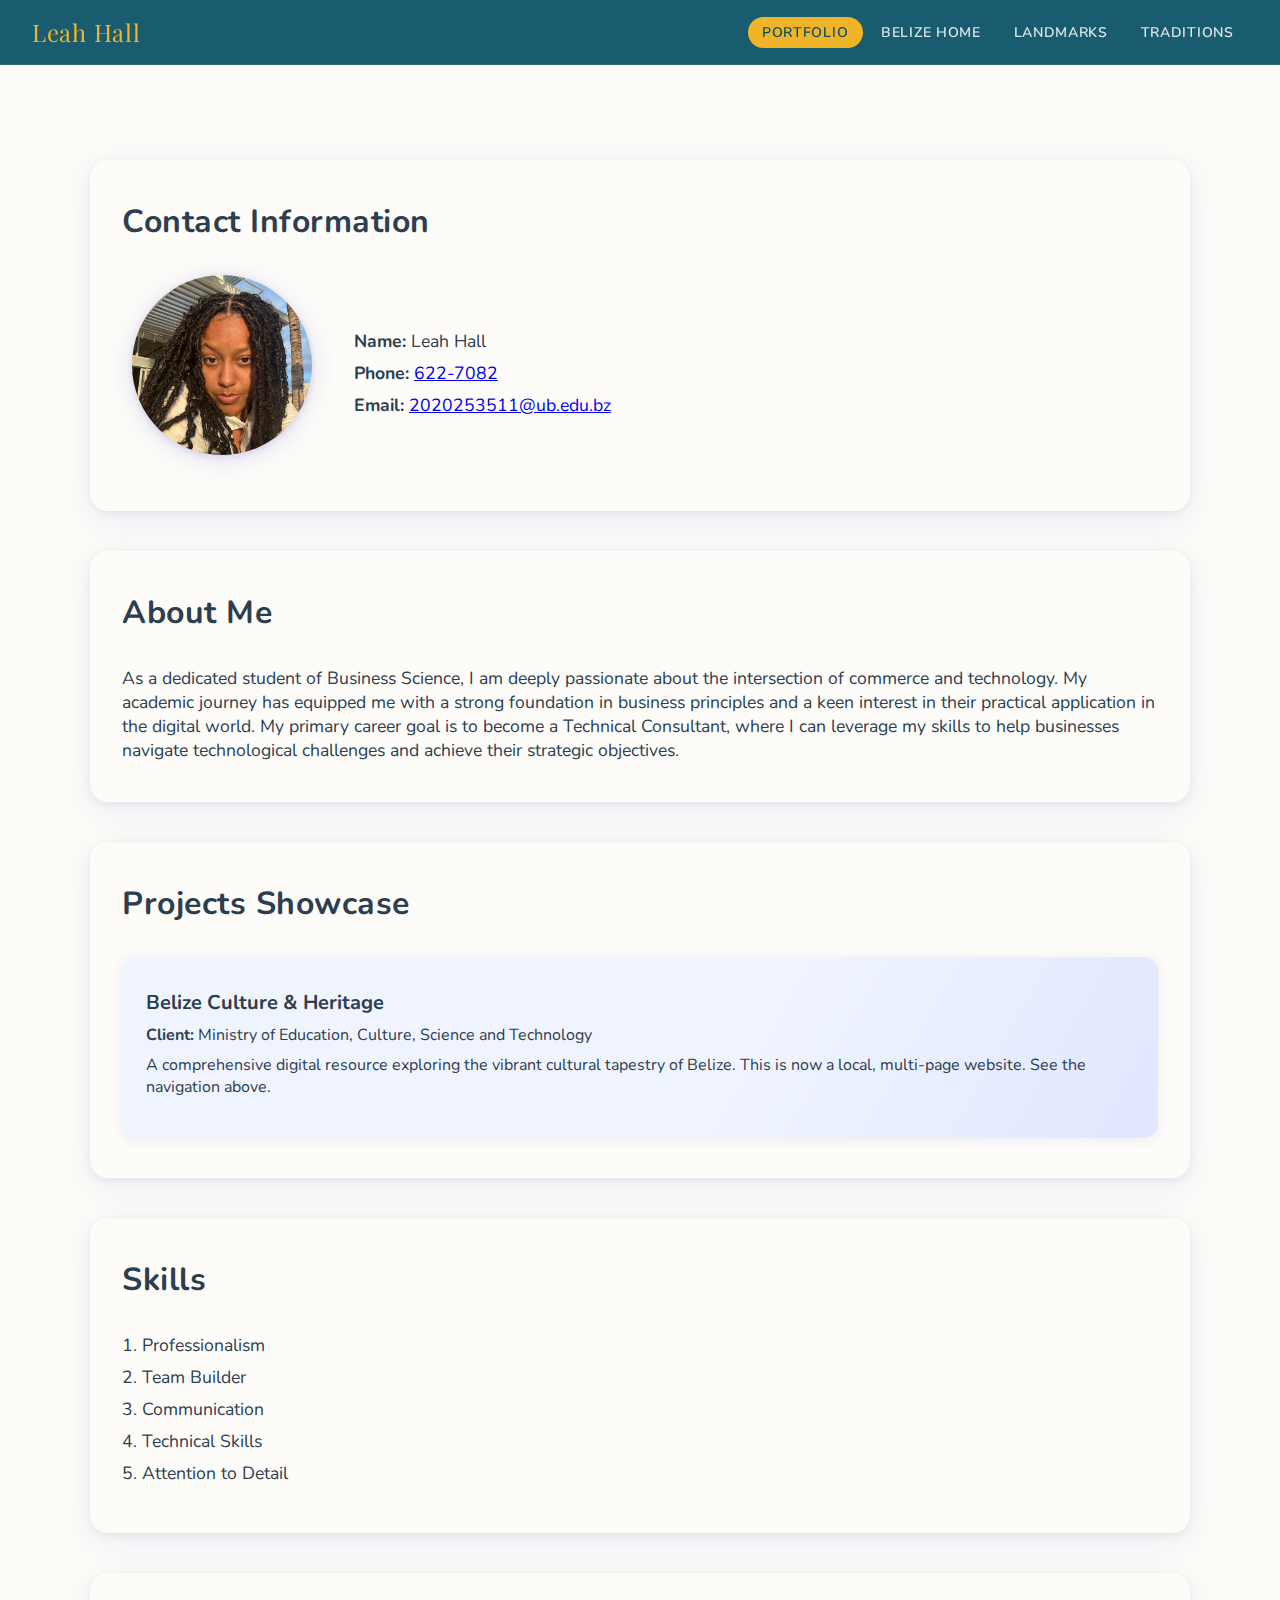
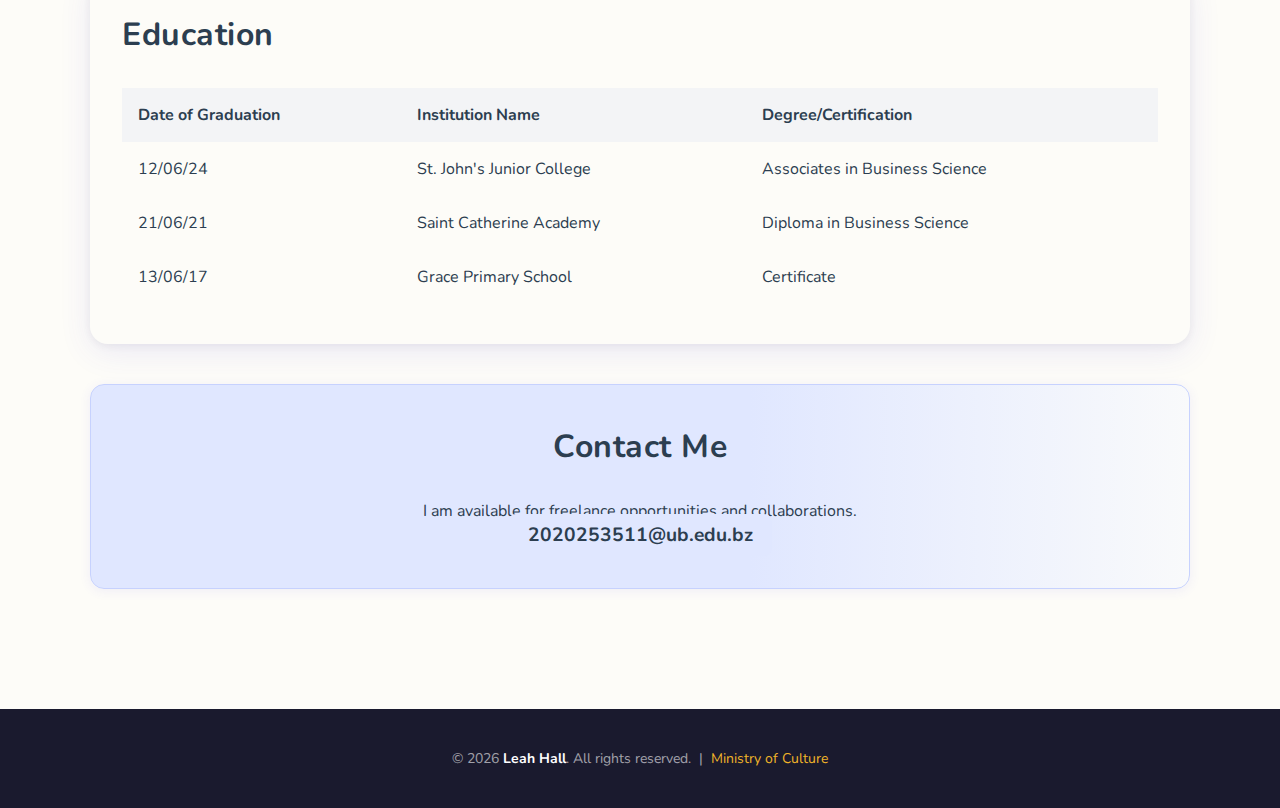
<file: index.html>
<!DOCTYPE html>
<html lang="en">
<head>
    <meta charset="UTF-8">
    <meta name="viewport" content="width=device-width, initial-scale=1.0">
    <title>Freelance Portfolio</title>
    <link href="https://fonts.googleapis.com/css2?family=Playfair+Display:ital,wght@0,700;1,400&family=Nunito:wght@300;400;600&display=swap" rel="stylesheet">
    <link rel="stylesheet" href="styles.css">
</head>
<body>
    <header>
        <div class="logo">Leah Hall</div>
        <nav>
            <ul>
                <li><a href="index.html" class="active">Portfolio</a></li>
                <li><a href="belize-home.html">Belize Home</a></li>
                <li><a href="belize-landmarks.html">Landmarks</a></li>
                <li><a href="belize-traditions.html">Traditions</a></li>
            </ul>
        </nav>
    </header>

    <main class="container" style="padding-top: 10rem;">
        <section id="contact" class="section">
            <h2>Contact Information</h2>
            <div class="contact-grid">
                <img src="leah_hall.jpg" alt="Portrait of Leah Hall" style="background:#e0e7ff;" />
                <div class="contact-info">
                    <p><strong>Name:</strong> Leah Hall</p>
                    <p><strong>Phone:</strong> <a href="tel:622-7082">622-7082</a></p>
                    <p><strong>Email:</strong> <a href="mailto:2020253511@ub.edu.bz">2020253511@ub.edu.bz</a></p>
                </div>
            </div>
        </section>

        <section id="about" class="section">
            <h2>About Me</h2>
            <p class="about-text">
                As a dedicated student of Business Science, I am deeply passionate about the intersection of commerce and technology. My academic journey has equipped me with a strong foundation in business principles and a keen interest in their practical application in the digital world. My primary career goal is to become a Technical Consultant, where I can leverage my skills to help businesses navigate technological challenges and achieve their strategic objectives.
            </p>
        </section>

        <section id="projects" class="section">
            <h2>Projects Showcase</h2>
            <div class="project-card">
                <h3>Belize Culture &amp; Heritage</h3>
                <p><strong>Client:</strong> Ministry of Education, Culture, Science and Technology</p>
                <p>A comprehensive digital resource exploring the vibrant cultural tapestry of Belize. This is now a local, multi-page website. See the navigation above.</p>
            </div>
        </section>

        <section id="skills" class="section">
            <h2>Skills</h2>
            <ol>
                <li>Professionalism</li>
                <li>Team Builder</li>
                <li>Communication</li>
                <li>Technical Skills</li>
                <li>Attention to Detail</li>
            </ol>
        </section>

        <section id="education" class="section">
            <h2>Education</h2>
            <table>
                <thead>
                    <tr>
                        <th>Date of Graduation</th>
                        <th>Institution Name</th>
                        <th>Degree/Certification</th>
                    </tr>
                </thead>
                <tbody>
                    <tr>
                        <td>12/06/24</td>
                        <td>St. John's Junior College</td>
                        <td>Associates in Business Science</td>
                    </tr>
                    <tr>
                        <td>21/06/21</td>
                        <td>Saint Catherine Academy</td>
                        <td>Diploma in Business Science</td>
                    </tr>
                    <tr>
                        <td>13/06/17</td>
                        <td>Grace Primary School</td>
                        <td>Certificate</td>
                    </tr>
                </tbody>
            </table>
        </section>

        <section id="contact-me" class="section contact-me">
            <h2>Contact Me</h2>
            <p>I am available for freelance opportunities and collaborations.</p>
            <p><a href="mailto:2020253511@ub.edu.bz">2020253511@ub.edu.bz</a></p>
        </section>
       </main>

    <footer>
        <div class="container">
            <p>&copy; 2026 <strong style="color:#fff">Leah Hall</strong>. All rights reserved. &nbsp;|&nbsp; <a href="https://www.moecst.gov.bz/" target="_blank">Ministry of Culture</a></p>
        </div>
    </footer>
    <script src="scripts.js"></script>
    <style>
        .section {
            background: var(--card-bg);
            border-radius: 18px;
            padding: 2.5rem 2rem;
            margin-bottom: 2.5rem;
            box-shadow: 0 8px 32px rgba(79,70,229,0.10), 0 2px 8px rgba(0,0,0,0.06);
            border: 1.5px solid var(--border-color);
        }
        h2 {
            font-size: 2rem;
            color: var(--primary-indigo-dark);
            border-bottom: 3px solid var(--primary-indigo);
            padding-bottom: 0.5rem;
            margin-top: 0;
            margin-bottom: 1.5rem;
            letter-spacing: 0.5px;
            font-weight: 700;
        }
        .contact-grid {
            display: grid;
            grid-template-columns: 200px 1fr;
            gap: 2rem;
            align-items: center;
        }
        .contact-grid img {
            width: 180px;
            height: 180px;
            border-radius: 50%;
            object-fit: cover;
            box-shadow: 0 4px 24px rgba(79,70,229,0.18), 0 1.5px 6px rgba(0,0,0,0.10);
            border: 4px solid var(--primary-indigo);
            margin: 0 auto 1rem auto;
        }
        .contact-info p {
            margin: 0.5rem 0;
            font-size: 1.1rem;
        }
        .about-text {
            font-size: 1.1rem;
            color: var(--text-muted);
        }
        .project-card {
            border: 1.5px solid var(--primary-indigo);
            border-radius: 14px;
            padding: 2rem 1.5rem;
            background: linear-gradient(120deg, #f0f4ff 60%, #e0e7ff 100%);
            box-shadow: 0 2px 12px rgba(79,70,229,0.10);
        }
        .project-card h3 {
            margin: 0 0 0.5rem;
            font-size: 1.25rem;
        }
        .project-card p {
            margin: 0.5rem 0;
        }
        .project-link {
            display: inline-block;
            margin-top: 1rem;
            padding: 0.85rem 1.7rem;
            background: linear-gradient(90deg, #4f46e5 60%, #6366f1 100%);
            color: #fff;
            text-decoration: none;
            font-weight: bold;
            border-radius: 10px;
            font-size: 1.1rem;
            box-shadow: 0 2px 8px rgba(79,70,229,0.10);
            transition: background 0.3s, box-shadow 0.3s;
        }
        .project-link:hover {
            background: linear-gradient(90deg, #3730a3 60%, #6366f1 100%);
            box-shadow: 0 4px 16px rgba(79,70,229,0.18);
        }
        ol {
            padding-left: 20px;
        }
        ol li {
            margin-bottom: 0.5rem;
            font-size: 1.1rem;
        }
        table {
            width: 100%;
            border-collapse: collapse;
            font-size: 1rem;
        }
        th, td {
            padding: 1rem;
            text-align: left;
            border-bottom: 1px solid var(--border-color);
        }
        th {
            background-color: #f3f4f6;
            font-weight: bold;
            color: var(--primary-indigo-dark);
        }
        .contact-me {
            text-align: center;
            background: linear-gradient(90deg, #e0e7ff 60%, #f9fafb 100%);
            border: 1.5px solid #c7d2fe;
            border-radius: 14px;
            box-shadow: 0 2px 12px rgba(79,70,229,0.08);
        }
        .contact-me a {
            color: var(--primary-indigo);
            font-weight: bold;
            font-size: 1.2rem;
            text-decoration: none;
            padding: 0.5rem 1.2rem;
            border-radius: 8px;
            background: #e0e7ff;
            transition: background 0.2s;
        }
        .contact-me a:hover {
            text-decoration: underline;
            background: #c7d2fe;
        }
        @media (max-width: 768px) {
            .contact-grid {
                grid-template-columns: 1fr;
                text-align: center;
            }
            .contact-grid img {
                max-width: 250px;
                margin: 0 auto;
            }
        }
    </style>
</body>
</html>
</file>
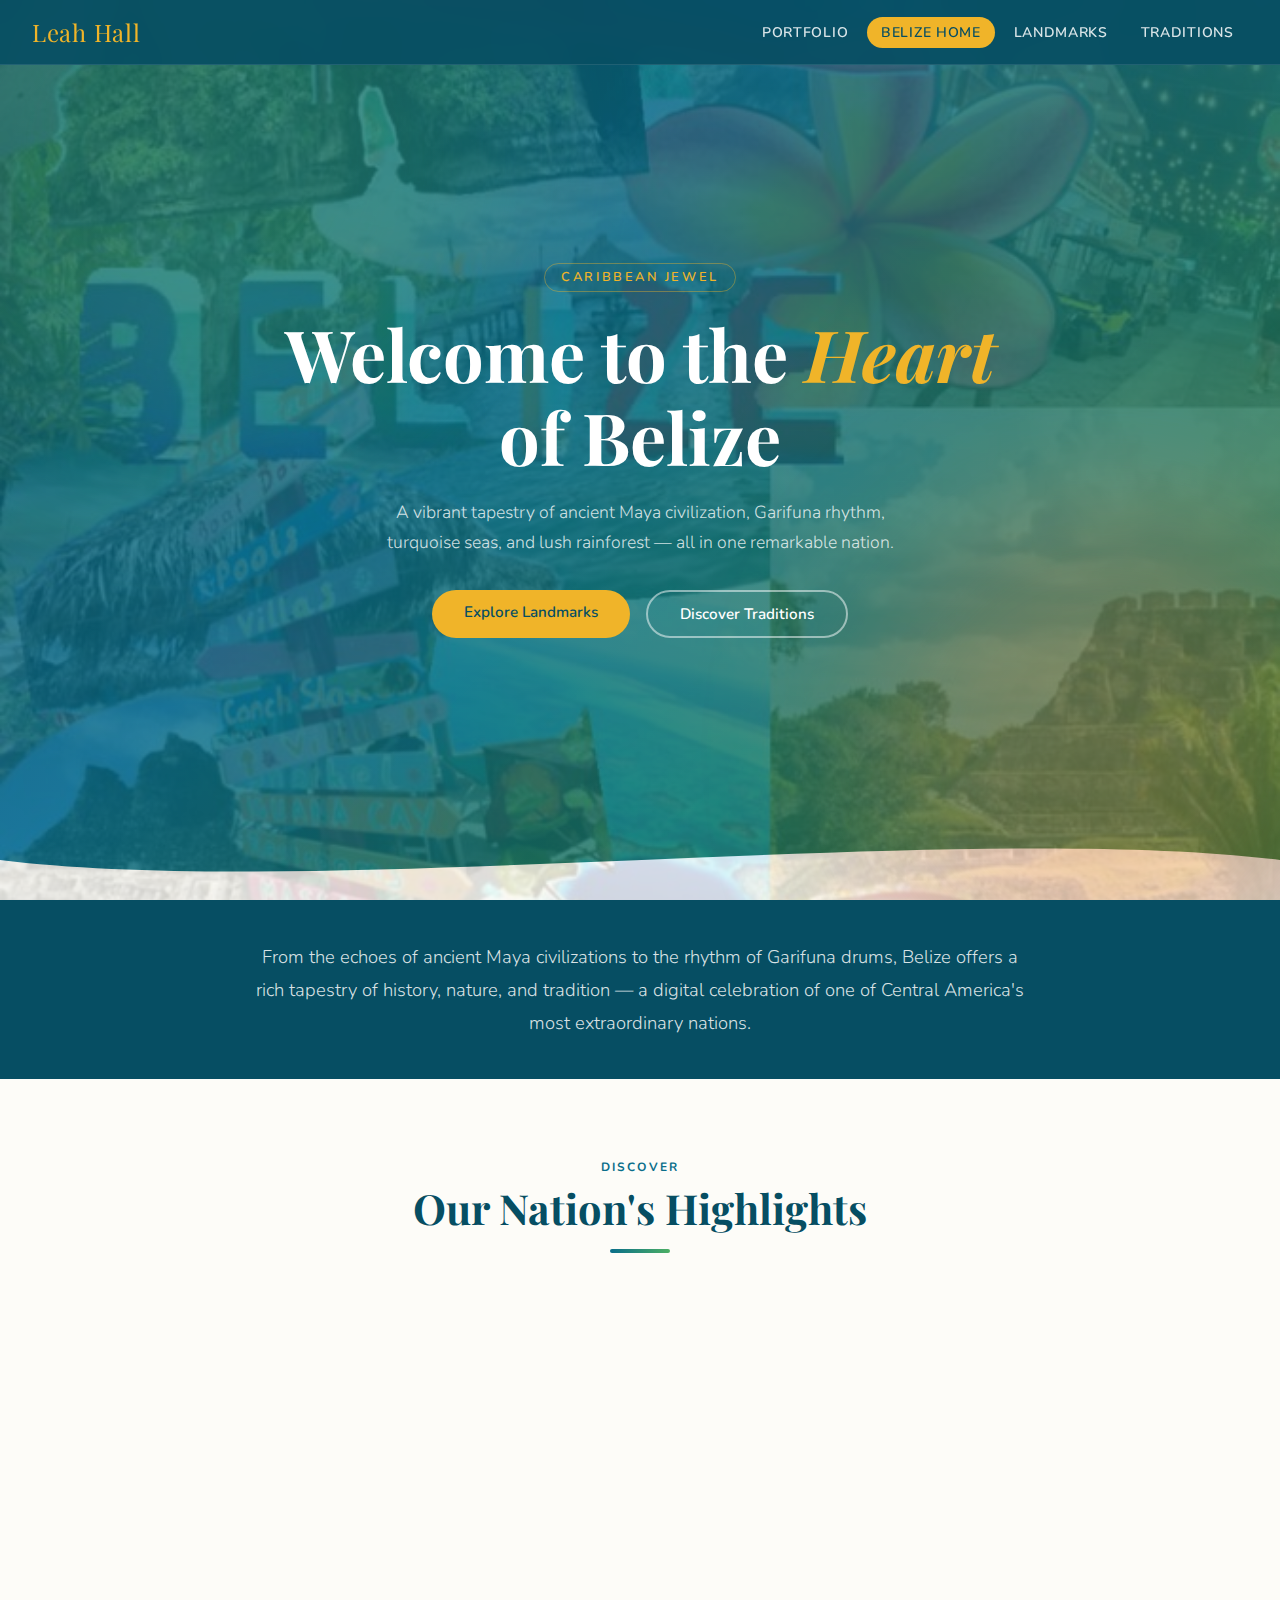
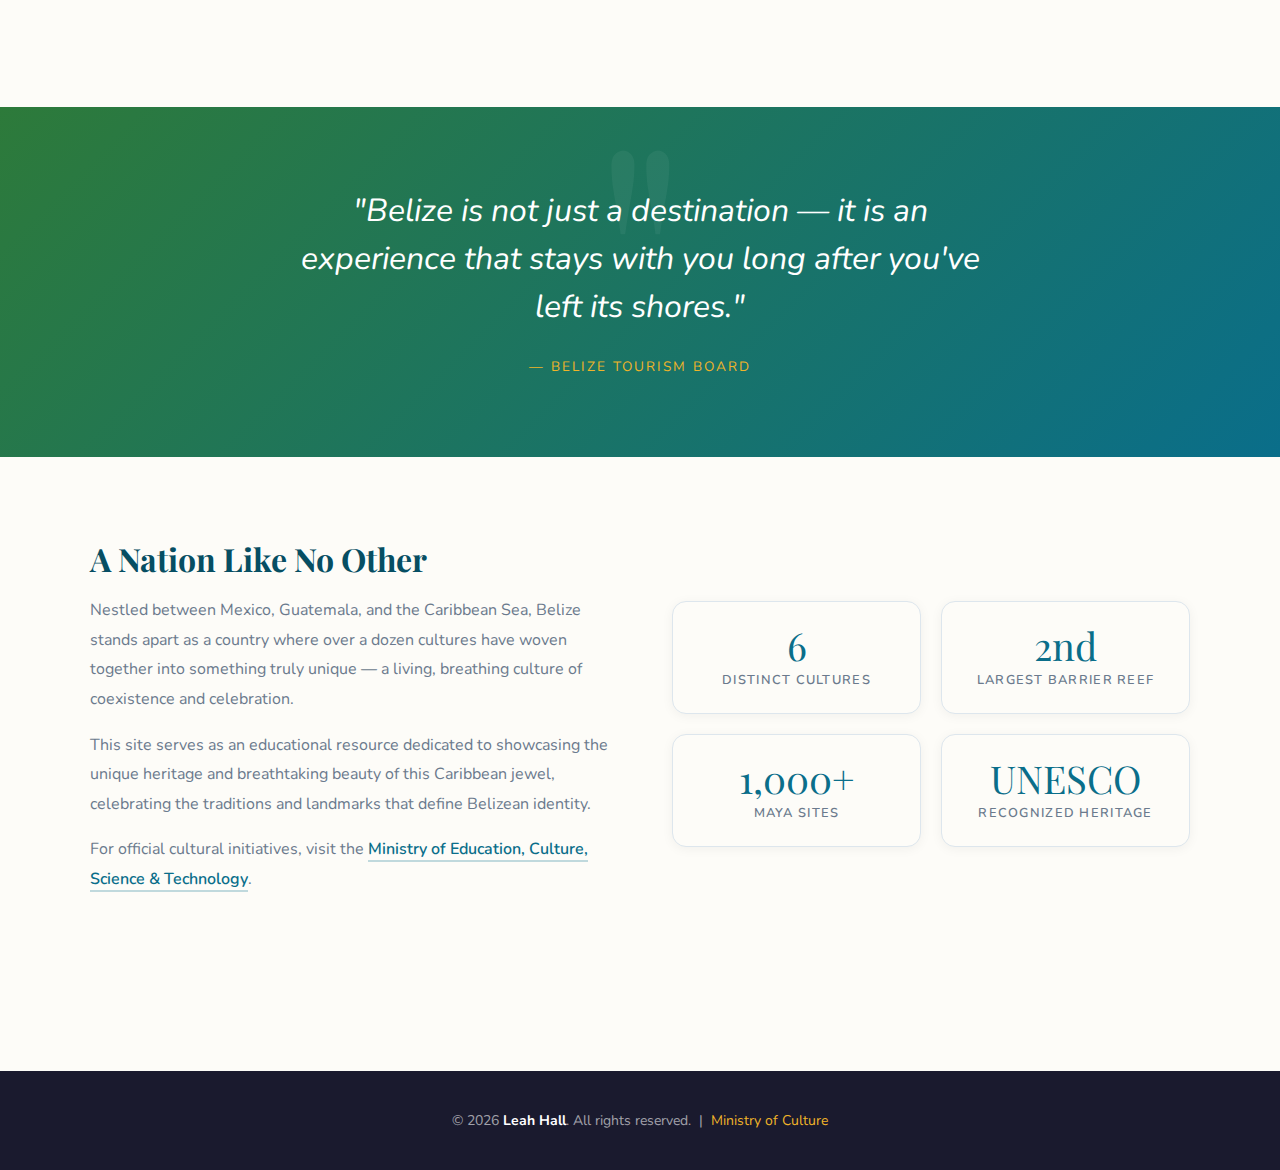
<file: belize-home.html>
<!DOCTYPE html>
<html lang="en">
<head>
    <meta charset="UTF-8">
    <meta name="viewport" content="width=device-width, initial-scale=1.0">
    <title>Belize Culture: Home</title>
    <link href="https://fonts.googleapis.com/css2?family=Playfair+Display:ital,wght@0,700;1,400&family=Nunito:wght@300;400;600&display=swap" rel="stylesheet">
    <link rel="stylesheet" href="styles.css">
</head>
<body>
<header>
    <div class="logo">Leah Hall</div>
    <nav>
        <ul>
            <li><a href="index.html">Portfolio</a></li>
            <li><a href="belize-home.html" class="active">Belize Home</a></li>
            <li><a href="belize-landmarks.html">Landmarks</a></li>
            <li><a href="belize-traditions.html">Traditions</a></li>
        </ul>
    </nav>
</header>
<section class="hero">
    <div class="hero-img-wrapper">
        <img src="IMG_2195.JPG" alt="Belize landscape">
    </div>
    <div class="hero-content">
        <span class="hero-eyebrow">Caribbean Jewel</span>
        <h1 class="hero-title">
            Welcome to the <em>Heart</em><br>of Belize
        </h1>
        <p class="hero-sub">
            A vibrant tapestry of ancient Maya civilization, Garifuna rhythm,<br>
            turquoise seas, and lush rainforest — all in one remarkable nation.
        </p>
        <div class="hero-cta">
            <a href="belize-landmarks.html" class="btn btn-primary">Explore Landmarks</a>
            <a href="belize-traditions.html" class="btn btn-outline">Discover Traditions</a>
        </div>
    </div>
    <div class="hero-wave">
        <svg viewBox="0 0 1440 80" preserveAspectRatio="none" xmlns="http://www.w3.org/2000/svg">
            <path d="M0,40 C360,80 1080,0 1440,40 L1440,80 L0,80 Z" fill="#fdfcf8"/>
        </svg>
    </div>
</section>
<div class="intro-strip">
    <div class="container">
        <p>From the echoes of ancient Maya civilizations to the rhythm of Garifuna drums, Belize offers a rich tapestry of history, nature, and tradition — a digital celebration of one of Central America's most extraordinary nations.</p>
    </div>
</div>
<main>
    <section class="highlights">
        <div class="container">
            <div class="section-header">
                <span class="label">Discover</span>
                <h2>Our Nation's Highlights</h2>
                <div class="divider"></div>
            </div>
            <div class="grid-4">
                <div class="highlight-card">
                    <div class="card-icon icon-1">🏛️</div>
                    <h3>Ancient Maya Ruins</h3>
                    <p>Explore magnificent stone temples and palaces left behind by one of history's most fascinating civilizations.</p>
                    <span class="card-tag tag-1">History</span>
                </div>
                <div class="highlight-card">
                    <div class="card-icon icon-2">🥁</div>
                    <h3>Garifuna Culture</h3>
                    <p>Discover the soulful sounds and enduring spirit of the Garifuna people, recognized by UNESCO worldwide.</p>
                    <span class="card-tag tag-2">UNESCO Heritage</span>
                </div>
                <div class="highlight-card">
                    <div class="card-icon icon-3">🌊</div>
                    <h3>Tropical Landscapes</h3>
                    <p>Immerse yourself in pristine natural wonders — from the world's second-largest barrier reef to lush rainforests.</p>
                    <span class="card-tag tag-3">Nature</span>
                </div>
                <div class="highlight-card">
                    <div class="card-icon icon-4">🍽️</div>
                    <h3>Belizean Cuisine</h3>
                    <p>Savor diverse flavors — a delicious melting pot of Kriol, Maya, Mestizo, and Garifuna culinary traditions.</p>
                    <span class="card-tag tag-4">Food & Culture</span>
                </div>
            </div>
        </div>
    </section>
    <div class="quote-banner">
        <div class="container">
            <blockquote>"Belize is not just a destination — it is an experience that stays with you long after you've left its shores."</blockquote>
            <cite>— Belize Tourism Board</cite>
        </div>
    </div>
    <section class="about">
        <div class="container">
            <div class="about-grid">
                <div class="about-text">
                    <h2>A Nation Like No Other</h2>
                    <p>Nestled between Mexico, Guatemala, and the Caribbean Sea, Belize stands apart as a country where over a dozen cultures have woven together into something truly unique — a living, breathing culture of coexistence and celebration.</p>
                    <p>This site serves as an educational resource dedicated to showcasing the unique heritage and breathtaking beauty of this Caribbean jewel, celebrating the traditions and landmarks that define Belizean identity.</p>
                    <p>For official cultural initiatives, visit the <a href="https://www.moecst.gov.bz/" target="_blank">Ministry of Education, Culture, Science &amp; Technology</a>.</p>
                </div>
                <div class="stats-grid">
                    <div class="stat-card">
                        <div class="stat-number">6</div>
                        <div class="stat-label">Distinct Cultures</div>
                    </div>
                    <div class="stat-card">
                        <div class="stat-number">2nd</div>
                        <div class="stat-label">Largest Barrier Reef</div>
                    </div>
                    <div class="stat-card">
                        <div class="stat-number">1,000+</div>
                        <div class="stat-label">Maya Sites</div>
                    </div>
                    <div class="stat-card">
                        <div class="stat-number">UNESCO</div>
                        <div class="stat-label">Recognized Heritage</div>
                    </div>
                </div>
            </div>
        </div>
    </section>
</main>
<footer>
    <div class="container">
        <p>&copy; 2026 <strong style="color:#fff">Leah Hall</strong>. All rights reserved. &nbsp;|&nbsp; <a href="https://www.moecst.gov.bz/" target="_blank">Ministry of Culture</a></p>
    </div>
</footer>
<script src="scripts.js"></script>
</body>
</html>
</file>
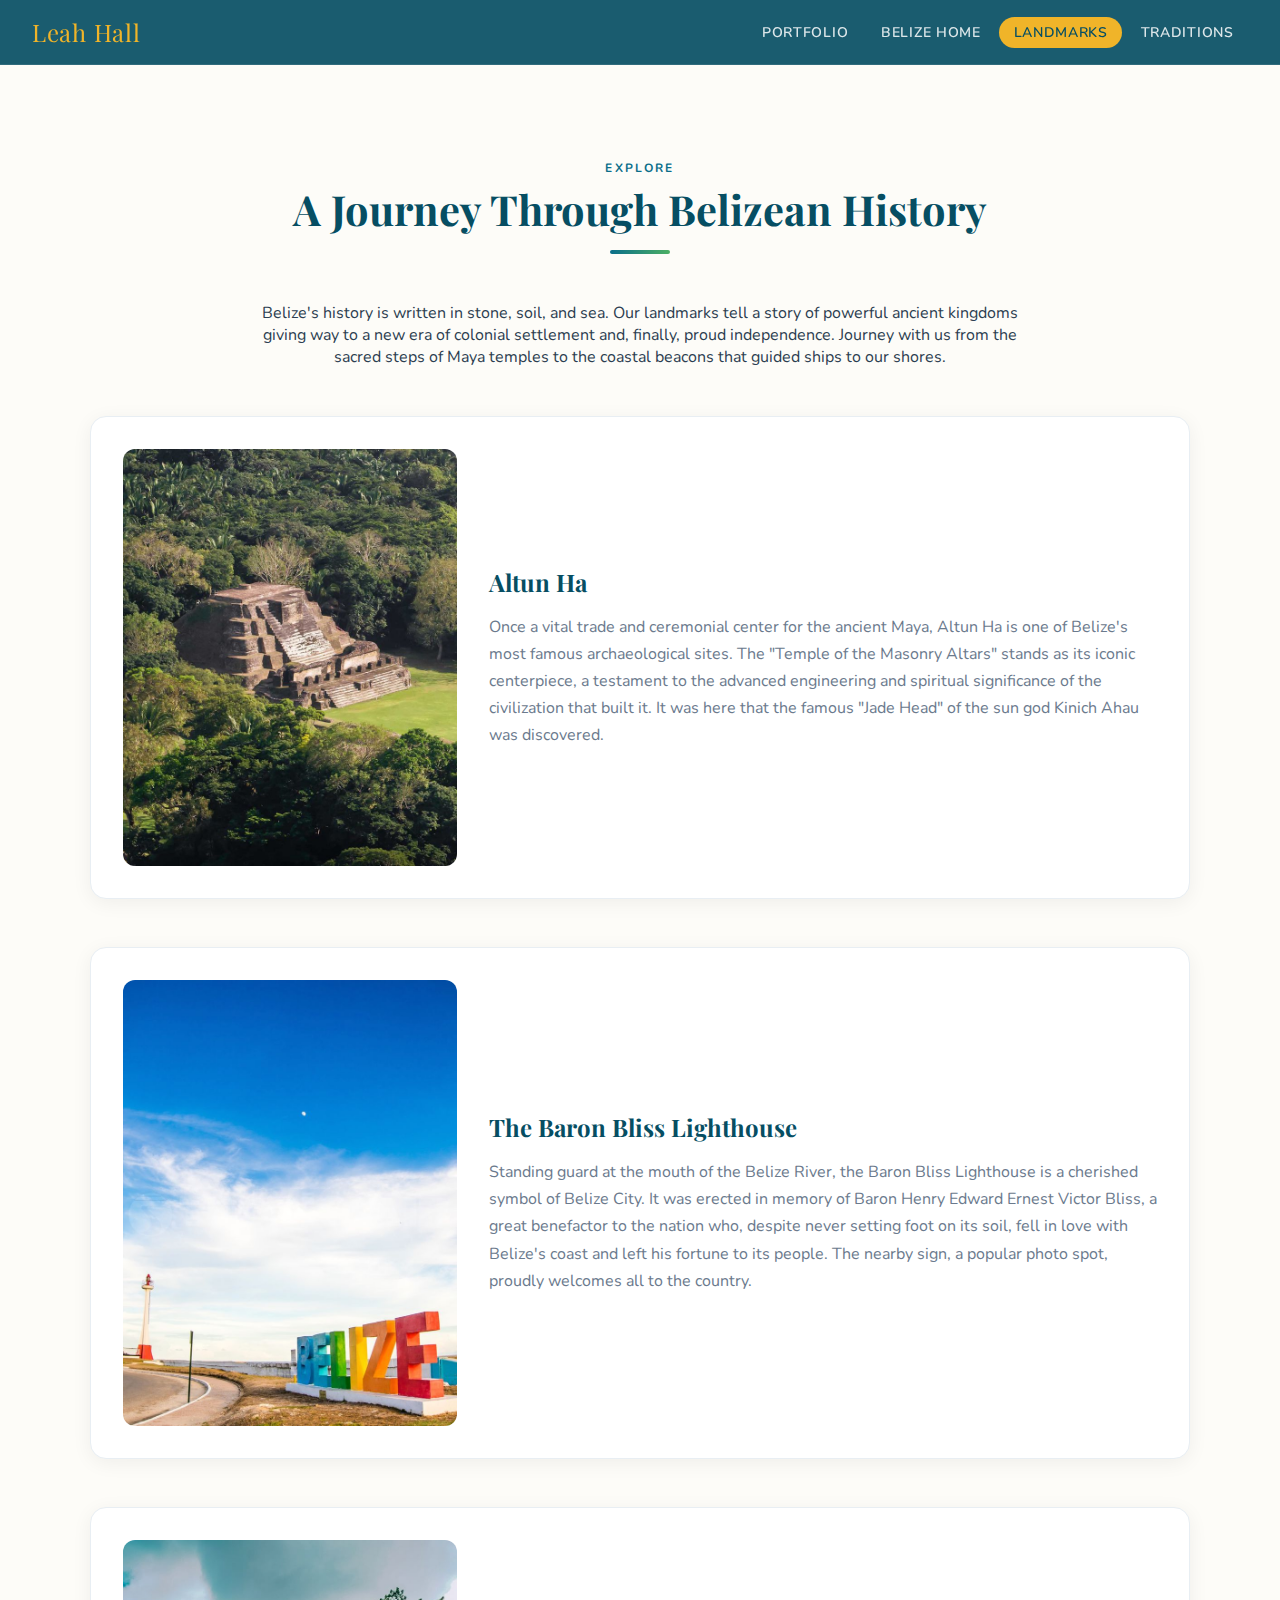
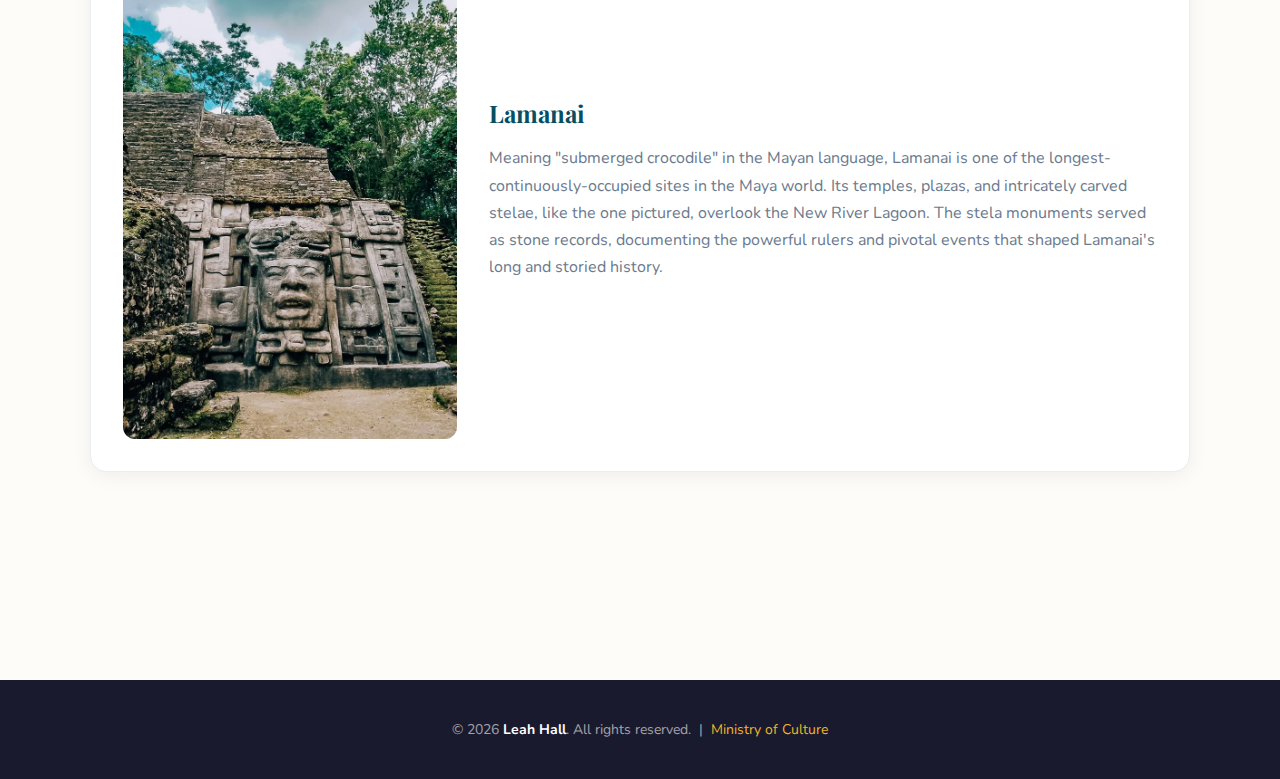
<file: belize-landmarks.html>
<!DOCTYPE html>
<html lang="en">
<head>
    <meta charset="UTF-8">
    <meta name="viewport" content="width=device-width, initial-scale=1.0">
    <title>Belize Culture: Landmarks</title>
    <link href="https://fonts.googleapis.com/css2?family=Playfair+Display:ital,wght@0,700;1,400&family=Nunito:wght@300;400;600&display=swap" rel="stylesheet">
    <link rel="stylesheet" href="styles.css">
</head>
<body>
    <header>
        <div class="logo">Leah Hall</div>
        <nav>
            <ul>
                <li><a href="index.html">Portfolio</a></li>
                <li><a href="belize-home.html">Belize Home</a></li>
                <li><a href="belize-landmarks.html" class="active">Landmarks</a></li>
                <li><a href="belize-traditions.html">Traditions</a></li>
            </ul>
        </nav>
    </header>
<main>
        <section class="highlights" style="padding-top: 10rem;">
            <div class="container">
                <div class="section-header">
                    <span class="label">Explore</span>
                    <h2>A Journey Through Belizean History</h2>
                    <div class="divider"></div>
                </div>
                <p style="text-align: center; max-width: 780px; margin: 0 auto 3rem auto;">
                    Belize's history is written in stone, soil, and sea. Our landmarks tell a story of powerful ancient kingdoms giving way to a new era of colonial settlement and, finally, proud independence. Journey with us from the sacred steps of Maya temples to the coastal beacons that guided ships to our shores.
                </p>

                <div class="landmark-card">
                    <img src="IMG_2190.JPG" alt="Altun Ha maya temple">
                    <div class="landmark-content">
                        <h3>Altun Ha</h3>
                        <p>
                            Once a vital trade and ceremonial center for the ancient Maya, Altun Ha is one of Belize's most famous archaeological sites. The "Temple of the Masonry Altars" stands as its iconic centerpiece, a testament to the advanced engineering and spiritual significance of the civilization that built it. It was here that the famous "Jade Head" of the sun god Kinich Ahau was discovered.
                        </p>
                    </div>
                </div>

                <div class="landmark-card">
                    <img src="IMG_2191.JPG" alt="The Baron Bliss Lighthouse and Belize sign">
                    <div class="landmark-content">
                        <h3>The Baron Bliss Lighthouse</h3>
                        <p>
                            Standing guard at the mouth of the Belize River, the Baron Bliss Lighthouse is a cherished symbol of Belize City. It was erected in memory of Baron Henry Edward Ernest Victor Bliss, a great benefactor to the nation who, despite never setting foot on its soil, fell in love with Belize's coast and left his fortune to its people. The nearby sign, a popular photo spot, proudly welcomes all to the country.
                        </p>
                    </div>
                </div>

                <div class="landmark-card">
                    <img src="IMG_2192.JPG" alt="Lamanai stela carving">
                    <div class="landmark-content">
                        <h3>Lamanai</h3>
                        <p>
                            Meaning "submerged crocodile" in the Mayan language, Lamanai is one of the longest-continuously-occupied sites in the Maya world. Its temples, plazas, and intricately carved stelae, like the one pictured, overlook the New River Lagoon. The stela monuments served as stone records, documenting the powerful rulers and pivotal events that shaped Lamanai's long and storied history.
                        </p>
                    </div>
                </div>
            </div>
        </section>
    </main>
    <footer>
        <div class="container">
            <p>&copy; 2026 <strong style="color:#fff">Leah Hall</strong>. All rights reserved. &nbsp;|&nbsp; <a href="https://www.moecst.gov.bz/" target="_blank">Ministry of Culture</a></p>
        </div>
    </footer>
    <script src="scripts.js"></script>
</body>
</html>
</file>
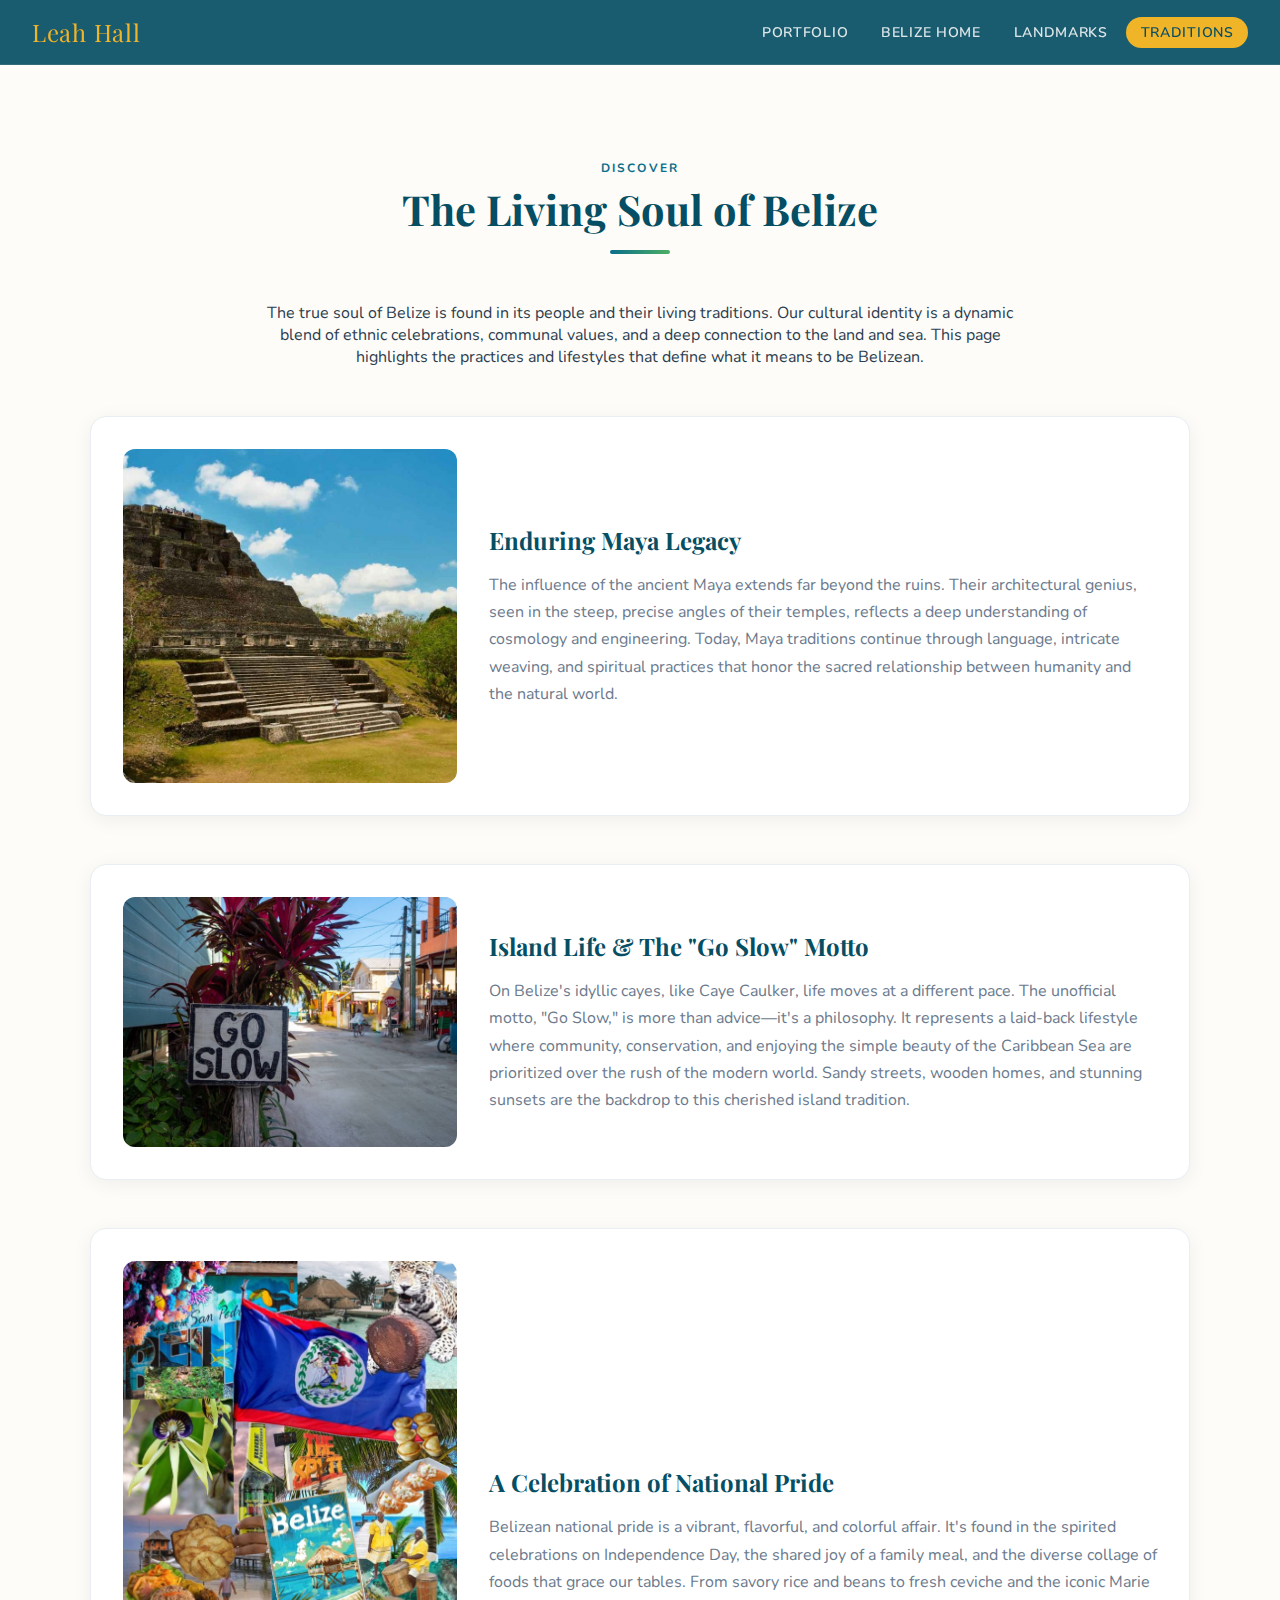
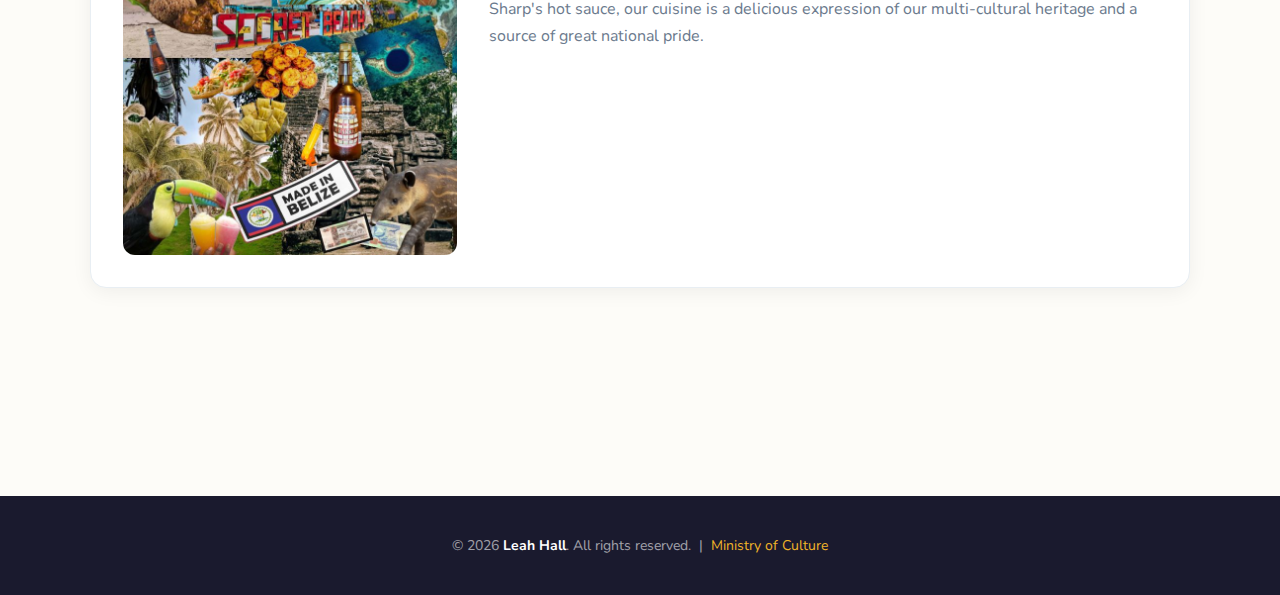
<file: belize-traditions.html>
<!DOCTYPE html>
<html lang="en">
<head>
    <meta charset="UTF-8">
    <meta name="viewport" content="width=device-width, initial-scale=1.0">
    <title>Belize Culture: Traditions</title>
    <link href="https://fonts.googleapis.com/css2?family=Playfair+Display:ital,wght@0,700;1,400&family=Nunito:wght@300;400;600&display=swap" rel="stylesheet">
    <link rel="stylesheet" href="styles.css">
</head>
<body>
    <header>
        <div class="logo">Leah Hall</div>
        <nav>
            <ul>
                <li><a href="index.html">Portfolio</a></li>
                <li><a href="belize-home.html">Belize Home</a></li>
                <li><a href="belize-landmarks.html">Landmarks</a></li>
                <li><a href="belize-traditions.html" class="active">Traditions</a></li>
            </ul>
        </nav>
    </header>
<main>
        <section class="highlights" style="padding-top: 10rem;">
            <div class="container">
                <div class="section-header">
                    <span class="label">Discover</span>
                    <h2>The Living Soul of Belize</h2>
                    <div class="divider"></div>
                </div>
                <p style="text-align: center; max-width: 780px; margin: 0 auto 3rem auto;">
                    The true soul of Belize is found in its people and their living traditions. Our cultural identity is a dynamic blend of ethnic celebrations, communal values, and a deep connection to the land and sea. This page highlights the practices and lifestyles that define what it means to be Belizean.
                </p>

                <div class="landmark-card">
                    <img src="IMG_2193.JPG" alt="Steep steps of a Maya temple">
                    <div class="landmark-content">
                        <h3>Enduring Maya Legacy</h3>
                        <p>
                            The influence of the ancient Maya extends far beyond the ruins. Their architectural genius, seen in the steep, precise angles of their temples, reflects a deep understanding of cosmology and engineering. Today, Maya traditions continue through language, intricate weaving, and spiritual practices that honor the sacred relationship between humanity and the natural world.
                        </p>
                    </div>
                </div>

                <div class="landmark-card">
                    <img src="IMG_2194.JPG" alt="Caye Caulker sign with boat">
                    <div class="landmark-content">
                        <h3>Island Life & The "Go Slow" Motto</h3>
                        <p>
                            On Belize's idyllic cayes, like Caye Caulker, life moves at a different pace. The unofficial motto, "Go Slow," is more than advice—it's a philosophy. It represents a laid-back lifestyle where community, conservation, and enjoying the simple beauty of the Caribbean Sea are prioritized over the rush of the modern world. Sandy streets, wooden homes, and stunning sunsets are the backdrop to this cherished island tradition.
                        </p>
                    </div>
                </div>

                <div class="landmark-card">
                    <img src="IMG_2196.JPG" alt="Collage of Belizean food">
                    <div class="landmark-content">
                        <h3>A Celebration of National Pride</h3>
                        <p>
                            Belizean national pride is a vibrant, flavorful, and colorful affair. It's found in the spirited celebrations on Independence Day, the shared joy of a family meal, and the diverse collage of foods that grace our tables. From savory rice and beans to fresh ceviche and the iconic Marie Sharp's hot sauce, our cuisine is a delicious expression of our multi-cultural heritage and a source of great national pride.
                        </p>
                    </div>
                </div>
            </div>
        </section>
    </main>
<footer>
        <div class="container">
            <p>&copy; 2026 <strong style="color:#fff">Leah Hall</strong>. All rights reserved. &nbsp;|&nbsp; <a href="https://www.moecst.gov.bz/" target="_blank">Ministry of Culture</a></p>
        </div>
    </footer>
    <script src="scripts.js"></script>
</body>
</html>
</file>
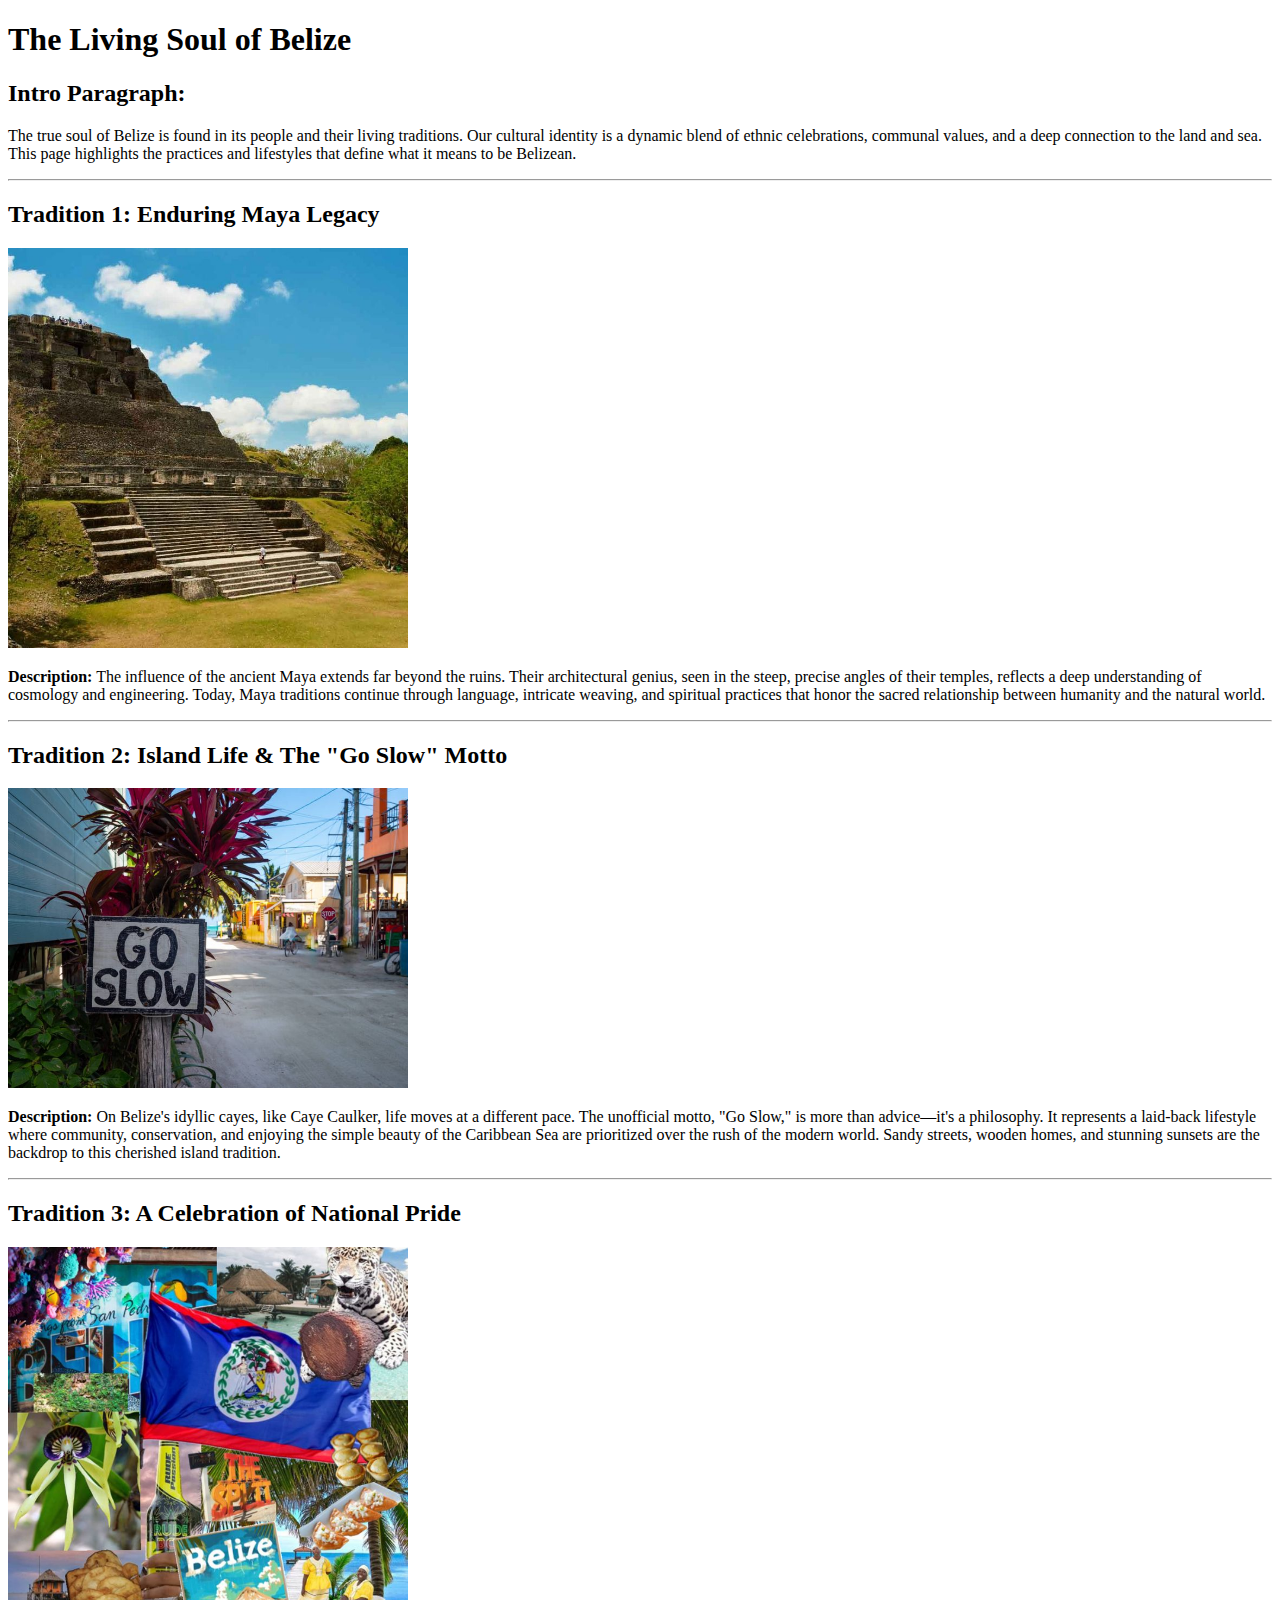
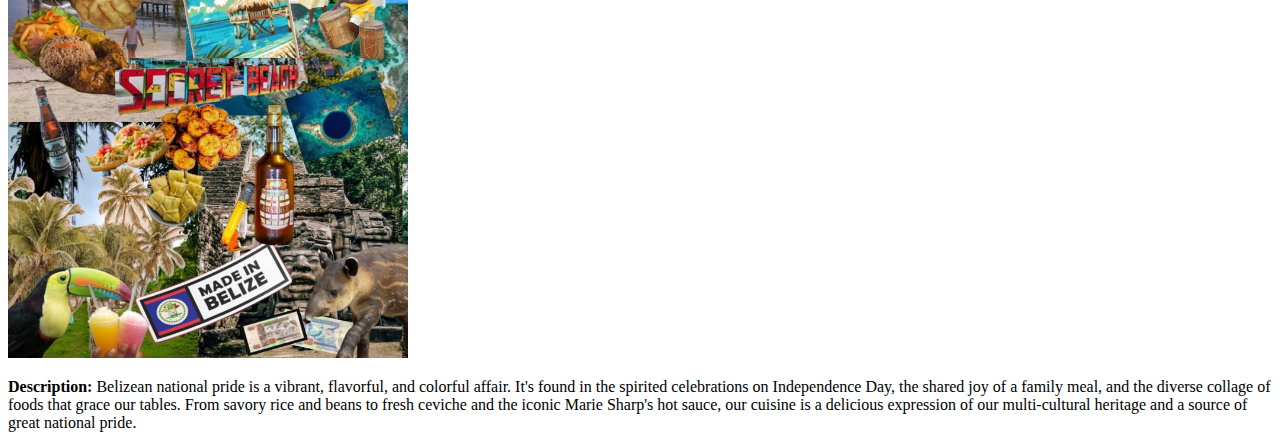
<file: belizean-traditions.html>
<!DOCTYPE html>
<html lang="en">
<head>
    <meta charset="UTF-8">
    <title>Belizean Traditions Content</title>
</head>
<body>
    <h1>The Living Soul of Belize</h1>

    <h2>Intro Paragraph:</h2>
    <p>
        The true soul of Belize is found in its people and their living traditions. Our cultural identity is a dynamic blend of ethnic celebrations, communal values, and a deep connection to the land and sea. This page highlights the practices and lifestyles that define what it means to be Belizean.
    </p>

    <hr>

    <h2>Tradition 1: Enduring Maya Legacy</h2>
    <!-- Image: IMG_2193.JPG -->
    <img src="IMG_2193.JPG" alt="Steep steps of a Maya temple" style="max-width:400px;">
    <p>
        <strong>Description:</strong> The influence of the ancient Maya extends far beyond the ruins. Their architectural genius, seen in the steep, precise angles of their temples, reflects a deep understanding of cosmology and engineering. Today, Maya traditions continue through language, intricate weaving, and spiritual practices that honor the sacred relationship between humanity and the natural world.
    </p>

    <hr>

    <h2>Tradition 2: Island Life & The "Go Slow" Motto</h2>
    <!-- Image: IMG_2194.JPG -->
    <img src="IMG_2194.JPG" alt="Caye Caulker sign with boat" style="max-width:400px;">
    <p>
        <strong>Description:</strong> On Belize's idyllic cayes, like Caye Caulker, life moves at a different pace. The unofficial motto, "Go Slow," is more than advice—it's a philosophy. It represents a laid-back lifestyle where community, conservation, and enjoying the simple beauty of the Caribbean Sea are prioritized over the rush of the modern world. Sandy streets, wooden homes, and stunning sunsets are the backdrop to this cherished island tradition.
    </p>

    <hr>

    <h2>Tradition 3: A Celebration of National Pride</h2>
    <!-- Image: IMG_2196.JPG -->
    <img src="IMG_2196.JPG" alt="Collage of Belizean food" style="max-width:400px;">
    <p>
        <strong>Description:</strong> Belizean national pride is a vibrant, flavorful, and colorful affair. It's found in the spirited celebrations on Independence Day, the shared joy of a family meal, and the diverse collage of foods that grace our tables. From savory rice and beans to fresh ceviche and the iconic Marie Sharp's hot sauce, our cuisine is a delicious expression of our multi-cultural heritage and a source of great national pride.
    </p>
</body>
</html>
</file>
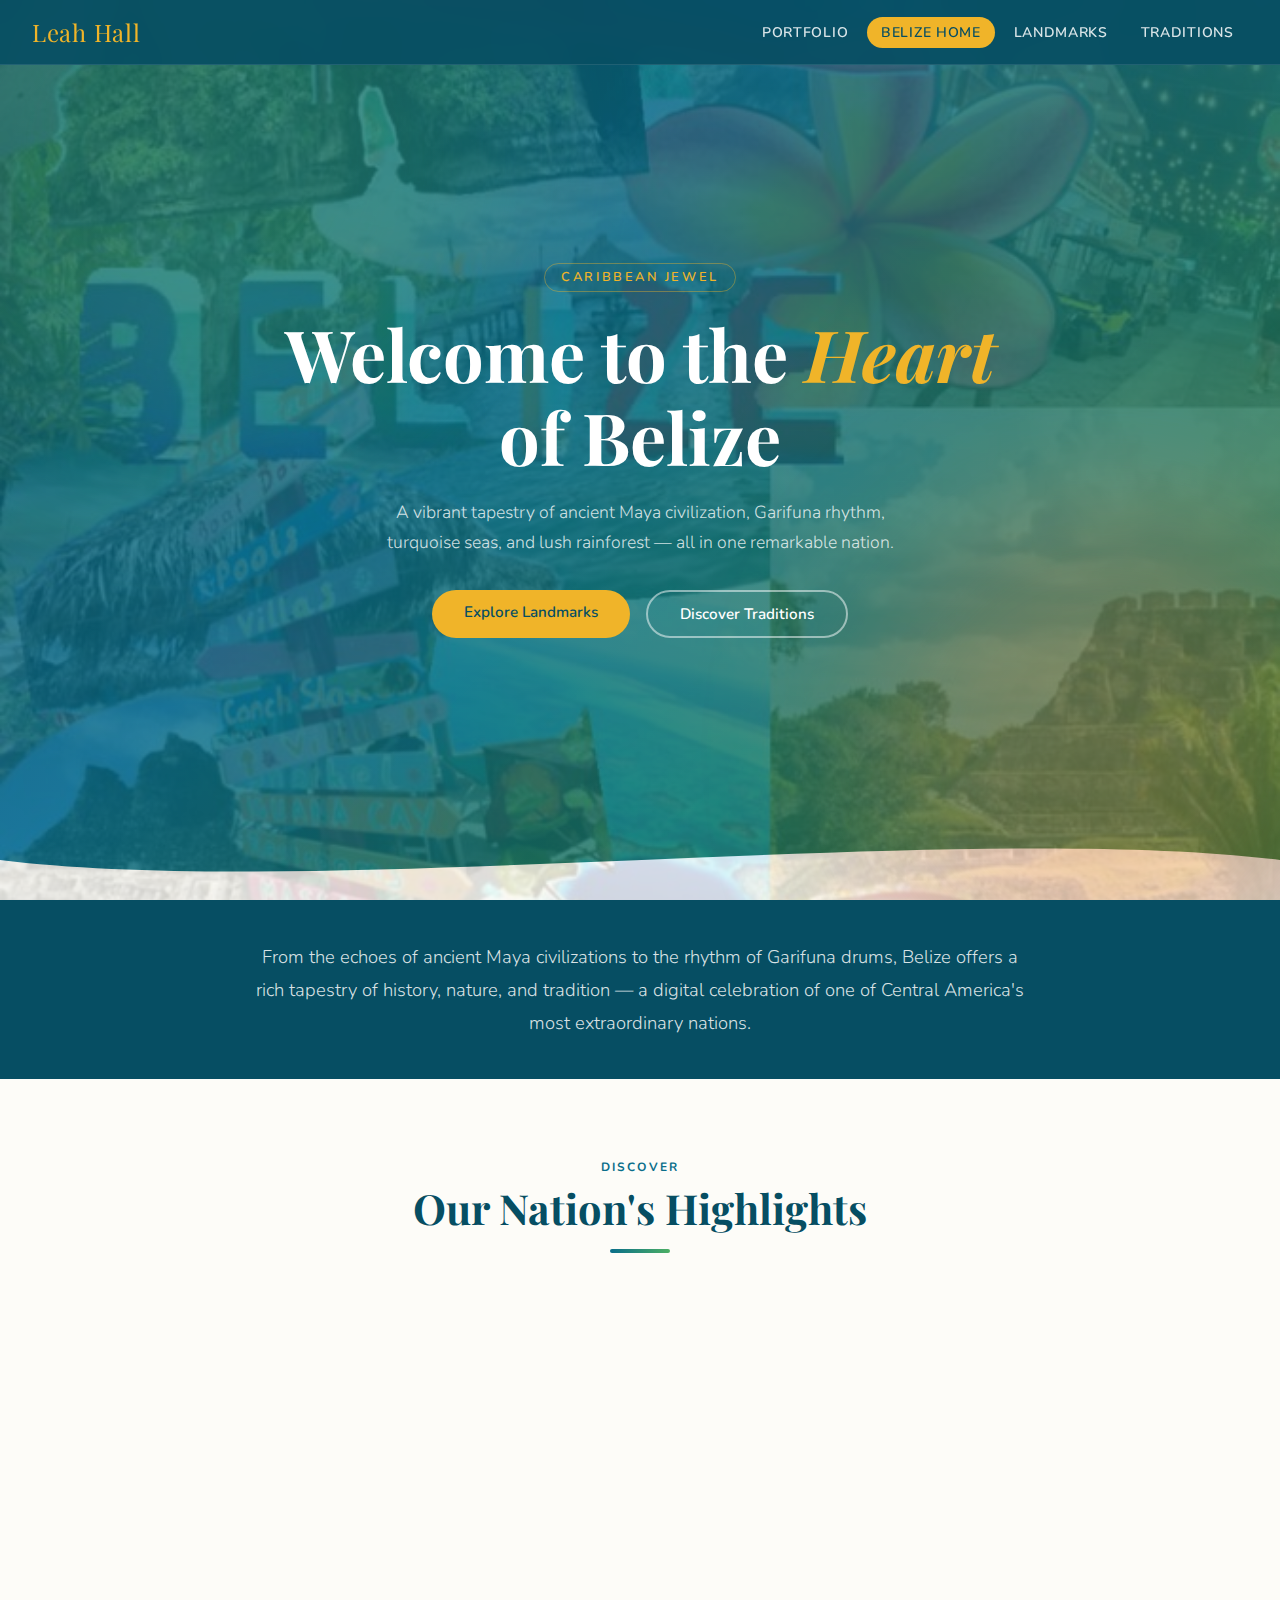
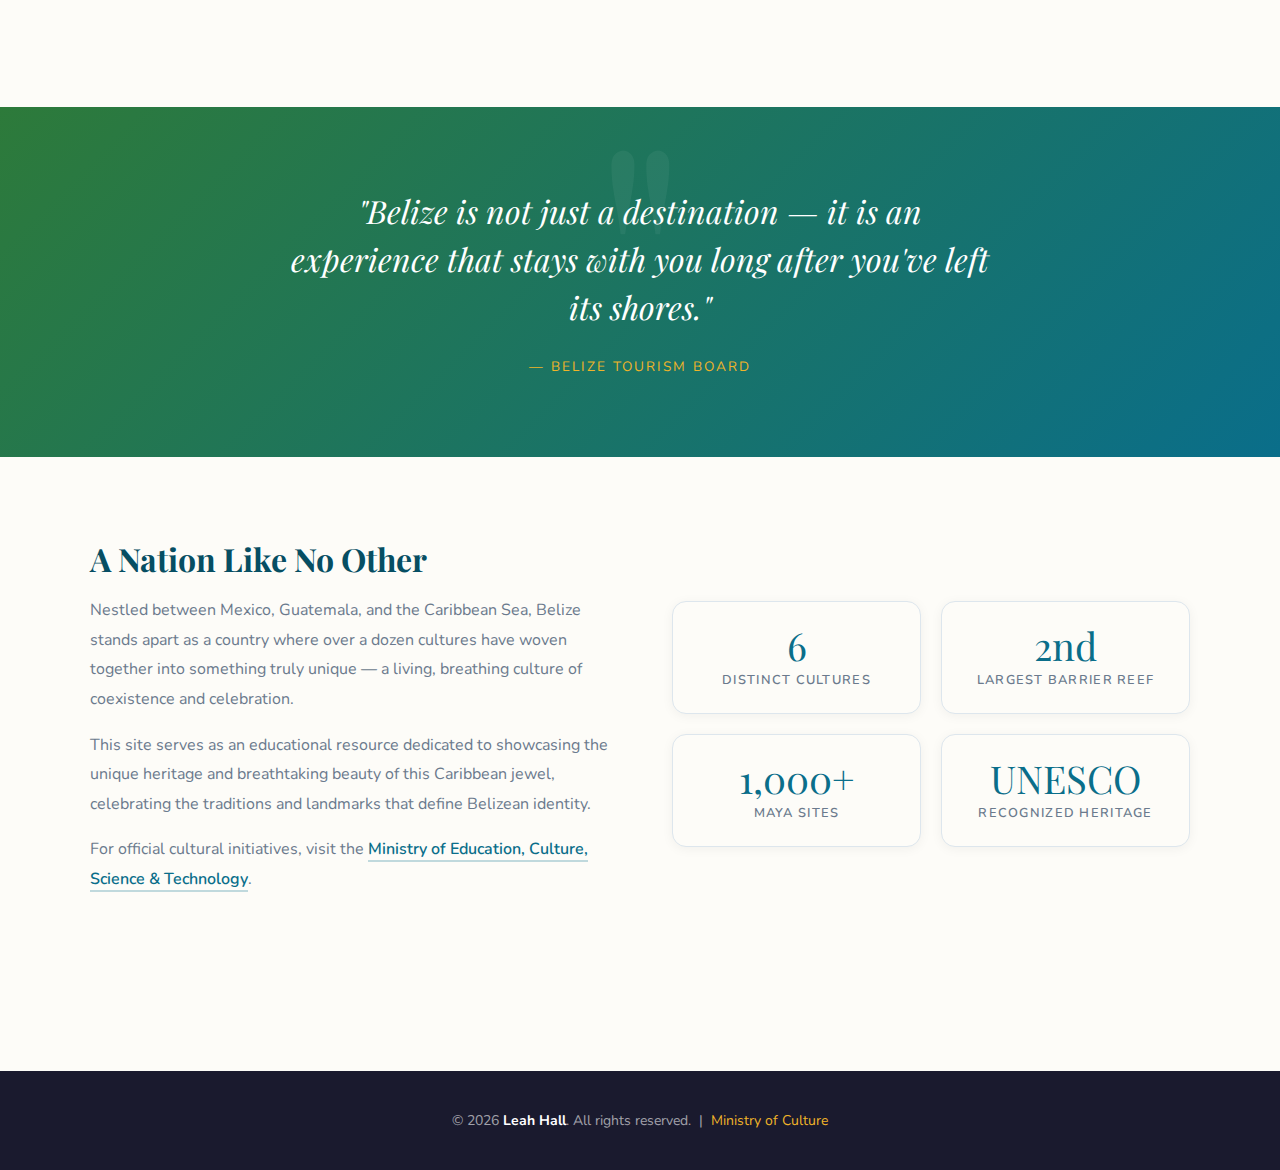
<file: BelizeCultureHome.html>
<!DOCTYPE html>
<html lang="en">
<head>
    <meta charset="UTF-8">
    <meta name="viewport" content="width=device-width, initial-scale=1.0">
    <title>Belize Culture: Home</title>
    <link href="https://fonts.googleapis.com/css2?family=Playfair+Display:ital,wght@0,700;1,400&family=Nunito:wght@300;400;600&display=swap" rel="stylesheet">
    <style>
        :root {
            --ocean: #0a6e8a;
            --ocean-deep: #064e63;
            --jungle: #2d7a3a;
            --jungle-light: #4caf64;
            --sand: #f5e6c8;
            --sunset: #e87c3e;
            --gold: #f0b429;
            --white: #fdfcf8;
            --dark: #1a1a2e;
            --text: #2c3e50;
            --muted: #6b7a8d;
        }
        *, *::before, *::after { box-sizing: border-box; margin: 0; padding: 0; }
        body {
            font-family: 'Nunito', sans-serif;
            background-color: var(--white);
            color: var(--text);
            overflow-x: hidden;
        }
        header {
            position: fixed;
            top: 0; left: 0; right: 0;
            z-index: 100;
            padding: 1rem 2rem;
            display: flex;
            justify-content: space-between;
            align-items: center;
            background: rgba(6, 78, 99, 0.92);
            backdrop-filter: blur(12px);
            border-bottom: 1px solid rgba(255,255,255,0.1);
            animation: slideDown 0.6s ease both;
        }
        @keyframes slideDown {
            from { transform: translateY(-100%); opacity: 0; }
            to   { transform: translateY(0);     opacity: 1; }
        }
        .logo {
            font-family: 'Playfair Display', serif;
            font-size: 1.5rem;
            color: var(--gold);
            letter-spacing: 0.03em;
        }
        nav ul { list-style: none; display: flex; gap: 0.25rem; }
        nav a {
            color: rgba(255,255,255,0.85);
            text-decoration: none;
            font-weight: 600;
            font-size: 0.875rem;
            letter-spacing: 0.05em;
            text-transform: uppercase;
            padding: 0.4rem 0.9rem;
            border-radius: 100px;
            transition: background 0.25s, color 0.25s;
        }
        nav a:hover { background: rgba(255,255,255,0.15); color: #fff; }
        nav a.active { background: var(--gold); color: var(--ocean-deep); }
        .hero {
            position: relative;
            min-height: 100vh;
            display: flex;
            align-items: center;
            justify-content: center;
            overflow: hidden;
            background: linear-gradient(135deg, var(--ocean-deep) 0%, var(--ocean) 40%, var(--jungle) 100%);
        }
        .hero::before, .hero::after {
            content: '';
            position: absolute;
            border-radius: 50%;
            filter: blur(80px);
            opacity: 0.35;
            animation: float 8s ease-in-out infinite alternate;
        }
        .hero::before {
            width: 600px; height: 600px;
            background: var(--jungle-light);
            top: -150px; left: -100px;
        }
        .hero::after {
            width: 500px; height: 500px;
            background: var(--sunset);
            bottom: -100px; right: -80px;
            animation-delay: -3s;
        }
        @keyframes float {
            from { transform: translate(0, 0) scale(1); }
            to   { transform: translate(40px, 30px) scale(1.1); }
        }
        .hero-wave {
            position: absolute;
            bottom: 0; left: 0; right: 0;
            height: 80px;
            overflow: hidden;
        }
        .hero-wave svg { width: 100%; height: 100%; display: block; }
        .hero-content {
            position: relative;
            z-index: 2;
            text-align: center;
            padding: 2rem 1.5rem;
            max-width: 760px;
        }
        .hero-eyebrow {
            display: inline-block;
            font-size: 0.8rem;
            font-weight: 600;
            letter-spacing: 0.2em;
            text-transform: uppercase;
            color: var(--gold);
            border: 1px solid rgba(240,180,41,0.4);
            padding: 0.3rem 1rem;
            border-radius: 100px;
            margin-bottom: 1.25rem;
            animation: fadeUp 0.7s 0.3s ease both;
        }
        .hero-title {
            font-family: 'Playfair Display', serif;
            font-size: clamp(2.5rem, 6vw, 4.5rem);
            color: #fff;
            line-height: 1.15;
            margin-bottom: 1.25rem;
            animation: fadeUp 0.7s 0.5s ease both;
        }
        .hero-title em {
            font-style: italic;
            color: var(--gold);
        }
        .hero-sub {
            font-size: 1.1rem;
            color: rgba(255,255,255,0.8);
            font-weight: 300;
            line-height: 1.7;
            margin-bottom: 2rem;
            animation: fadeUp 0.7s 0.7s ease both;
        }
        .hero-cta {
            display: inline-flex;
            gap: 1rem;
            flex-wrap: wrap;
            justify-content: center;
            animation: fadeUp 0.7s 0.9s ease both;
        }
        .btn {
            padding: 0.75rem 2rem;
            border-radius: 100px;
            font-weight: 600;
            font-size: 0.95rem;
            text-decoration: none;
            transition: transform 0.2s, box-shadow 0.2s;
            cursor: pointer;
        }
        .btn:hover { transform: translateY(-3px); box-shadow: 0 10px 30px rgba(0,0,0,0.25); }
        .btn-primary { background: var(--gold); color: var(--ocean-deep); }
        .btn-outline { background: transparent; color: #fff; border: 2px solid rgba(255,255,255,0.5); }
        .btn-outline:hover { border-color: #fff; }
        .hero-img-wrapper {
            position: absolute;
            inset: 0;
            z-index: 1;
        }
        .hero-img-wrapper img {
            width: 100%; height: 100%;
            object-fit: cover;
            opacity: 0.18;
        }
        @keyframes fadeUp {
            from { opacity: 0; transform: translateY(28px); }
            to   { opacity: 1; transform: translateY(0); }
        }
        main { padding-bottom: 5rem; }
        .container {
            width: min(1100px, 92%);
            margin: 0 auto;
        }
        .intro-strip {
            background: var(--ocean-deep);
            color: #fff;
            padding: 2.5rem 0;
            text-align: center;
        }
        .intro-strip p {
            font-size: 1.15rem;
            font-weight: 300;
            color: rgba(255,255,255,0.85);
            max-width: 780px;
            margin: 0 auto;
            line-height: 1.8;
        }
        .section-header {
            text-align: center;
            margin-bottom: 3rem;
        }
        .section-header .label {
            font-size: 0.75rem;
            letter-spacing: 0.18em;
            text-transform: uppercase;
            color: var(--ocean);
            font-weight: 700;
            display: block;
            margin-bottom: 0.5rem;
        }
        .section-header h2 {
            font-family: 'Playfair Display', serif;
            font-size: clamp(1.8rem, 4vw, 2.6rem);
            color: var(--ocean-deep);
            line-height: 1.2;
        }
        .section-header .divider {
            width: 60px; height: 4px;
            background: linear-gradient(90deg, var(--ocean), var(--jungle-light));
            border-radius: 2px;
            margin: 1rem auto 0;
        }
        .highlights { padding: 5rem 0; }
        .grid-4 {
            display: grid;
            grid-template-columns: repeat(auto-fit, minmax(230px, 1fr));
            gap: 1.5rem;
        }
        .highlight-card {
            background: #fff;
            border-radius: 16px;
            padding: 2rem 1.5rem;
            border: 1px solid #e8eef3;
            box-shadow: 0 4px 20px rgba(0,0,0,0.06);
            text-align: center;
            transition: transform 0.3s ease, box-shadow 0.3s ease;
            opacity: 0;
            transform: translateY(30px);
        }
        .highlight-card.visible {
            animation: fadeUp 0.6s ease forwards;
        }
        .highlight-card:nth-child(2) { animation-delay: 0.1s; }
        .highlight-card:nth-child(3) { animation-delay: 0.2s; }
        .highlight-card:nth-child(4) { animation-delay: 0.3s; }
        .highlight-card:hover {
            transform: translateY(-8px);
            box-shadow: 0 16px 40px rgba(0,0,0,0.12);
        }
        .card-icon {
            width: 64px; height: 64px;
            border-radius: 50%;
            display: flex;
            align-items: center;
            justify-content: center;
            font-size: 1.75rem;
            margin: 0 auto 1.25rem;
        }
        .icon-1 { background: rgba(10,110,138,0.12); }
        .icon-2 { background: rgba(232,124,62,0.12); }
        .icon-3 { background: rgba(45,122,58,0.12); }
        .icon-4 { background: rgba(240,180,41,0.15); }
        .highlight-card h3 {
            font-family: 'Playfair Display', serif;
            font-size: 1.2rem;
            color: var(--ocean-deep);
            margin-bottom: 0.75rem;
        }
        .highlight-card p {
            font-size: 0.9rem;
            color: var(--muted);
            line-height: 1.7;
        }
        .card-tag {
            display: inline-block;
            margin-top: 1rem;
            font-size: 0.72rem;
            font-weight: 700;
            letter-spacing: 0.1em;
            text-transform: uppercase;
            padding: 0.25rem 0.75rem;
            border-radius: 100px;
        }
        .tag-1 { background: rgba(10,110,138,0.1); color: var(--ocean); }
        .tag-2 { background: rgba(232,124,62,0.1); color: var(--sunset); }
        .tag-3 { background: rgba(45,122,58,0.12); color: var(--jungle); }
        .tag-4 { background: rgba(240,180,41,0.15); color: #b07d00; }
        .quote-banner {
            background: linear-gradient(135deg, var(--jungle) 0%, var(--ocean) 100%);
            padding: 5rem 0;
            text-align: center;
            position: relative;
            overflow: hidden;
        }
        .quote-banner::before {
            content: '"';
            position: absolute;
            top: -1rem; left: 50%;
            transform: translateX(-50%);
            font-family: 'Playfair Display', serif;
            font-size: 20rem;
            color: rgba(255,255,255,0.05);
            line-height: 1;
            pointer-events: none;
        }
        .quote-banner blockquote {
            position: relative;
            z-index: 1;
            font-family: 'Playfair Display', serif;
            font-style: italic;
            font-size: clamp(1.4rem, 3vw, 2rem);
            color: #fff;
            max-width: 700px;
            margin: 0 auto 1.5rem;
            line-height: 1.5;
        }
        .quote-banner cite {
            font-style: normal;
            font-size: 0.85rem;
            letter-spacing: 0.15em;
            text-transform: uppercase;
            color: var(--gold);
        }
        .about { padding: 5rem 0; }
        .about-grid {
            display: grid;
            grid-template-columns: 1fr 1fr;
            gap: 4rem;
            align-items: center;
        }
        .about-text h2 {
            font-family: 'Playfair Display', serif;
            font-size: 2rem;
            color: var(--ocean-deep);
            margin-bottom: 1rem;
        }
        .about-text p {
            color: var(--muted);
            line-height: 1.85;
            margin-bottom: 1rem;
        }
        .about-text a {
            color: var(--ocean);
            font-weight: 600;
            text-decoration: none;
            border-bottom: 2px solid rgba(10,110,138,0.25);
            transition: border-color 0.2s;
        }
        .about-text a:hover { border-color: var(--ocean); }
        .stats-grid {
            display: grid;
            grid-template-columns: 1fr 1fr;
            gap: 1.25rem;
        }
        .stat-card {
            background: var(--white);
            border: 1px solid #dde6ed;
            border-radius: 14px;
            padding: 1.5rem;
            text-align: center;
            box-shadow: 0 2px 12px rgba(0,0,0,0.05);
            transition: transform 0.25s;
        }
        .stat-card:hover { transform: translateY(-4px); }
        .stat-number {
            font-family: 'Playfair Display', serif;
            font-size: 2.4rem;
            color: var(--ocean);
            line-height: 1;
            margin-bottom: 0.4rem;
        }
        .stat-label {
            font-size: 0.8rem;
            text-transform: uppercase;
            letter-spacing: 0.1em;
            color: var(--muted);
            font-weight: 600;
        }
        footer {
            background: var(--dark);
            color: rgba(255,255,255,0.6);
            text-align: center;
            padding: 2.5rem 1rem;
            font-size: 0.875rem;
        }
        footer a { color: var(--gold); text-decoration: none; }
        @media (max-width: 768px) {
            header { padding: 0.75rem 1rem; }
            .logo { font-size: 1.2rem; }
            nav a { font-size: 0.75rem; padding: 0.3rem 0.6rem; }
            .about-grid { grid-template-columns: 1fr; gap: 2.5rem; }
            .stats-grid { grid-template-columns: 1fr 1fr; }
        }
        @media (max-width: 480px) {
            .stats-grid { grid-template-columns: 1fr; }
            nav ul { gap: 0; }
        }
    </style>
</head>
<body>
<header>
    <div class="logo">Leah Hall</div>
    <nav>
        <ul>
            <li><a href="index.html">Portfolio</a></li>
            <li><a href="BelizeCultureHome.html" class="active">Belize Home</a></li>
            <li><a href="belize-landmarks.html">Landmarks</a></li>
            <li><a href="belize-traditions.html">Traditions</a></li>
        </ul>
    </nav>
</header>
<section class="hero">
    <div class="hero-img-wrapper">
        <img src="IMG_2195.JPG" alt="Belize landscape">
    </div>
    <div class="hero-content">
        <span class="hero-eyebrow">Caribbean Jewel</span>
        <h1 class="hero-title">
            Welcome to the <em>Heart</em><br>of Belize
        </h1>
        <p class="hero-sub">
            A vibrant tapestry of ancient Maya civilization, Garifuna rhythm,<br>
            turquoise seas, and lush rainforest — all in one remarkable nation.
        </p>
        <div class="hero-cta">
            <a href="belize-landmarks.html" class="btn btn-primary">Explore Landmarks</a>
            <a href="belize-traditions.html" class="btn btn-outline">Discover Traditions</a>
        </div>
    </div>
    <div class="hero-wave">
        <svg viewBox="0 0 1440 80" preserveAspectRatio="none" xmlns="http://www.w3.org/2000/svg">
            <path d="M0,40 C360,80 1080,0 1440,40 L1440,80 L0,80 Z" fill="#fdfcf8"/>
        </svg>
    </div>
</section>
<div class="intro-strip">
    <div class="container">
        <p>From the echoes of ancient Maya civilizations to the rhythm of Garifuna drums, Belize offers a rich tapestry of history, nature, and tradition — a digital celebration of one of Central America's most extraordinary nations.</p>
    </div>
</div>
<main>
    <section class="highlights">
        <div class="container">
            <div class="section-header">
                <span class="label">Discover</span>
                <h2>Our Nation's Highlights</h2>
                <div class="divider"></div>
            </div>
            <div class="grid-4">
                <div class="highlight-card">
                    <div class="card-icon icon-1">🏛️</div>
                    <h3>Ancient Maya Ruins</h3>
                    <p>Explore magnificent stone temples and palaces left behind by one of history's most fascinating civilizations.</p>
                    <span class="card-tag tag-1">History</span>
                </div>
                <div class="highlight-card">
                    <div class="card-icon icon-2">🥁</div>
                    <h3>Garifuna Culture</h3>
                    <p>Discover the soulful sounds and enduring spirit of the Garifuna people, recognized by UNESCO worldwide.</p>
                    <span class="card-tag tag-2">UNESCO Heritage</span>
                </div>
                <div class="highlight-card">
                    <div class="card-icon icon-3">🌊</div>
                    <h3>Tropical Landscapes</h3>
                    <p>Immerse yourself in pristine natural wonders — from the world's second-largest barrier reef to lush rainforests.</p>
                    <span class="card-tag tag-3">Nature</span>
                </div>
                <div class="highlight-card">
                    <div class="card-icon icon-4">🍽️</div>
                    <h3>Belizean Cuisine</h3>
                    <p>Savor diverse flavors — a delicious melting pot of Kriol, Maya, Mestizo, and Garifuna culinary traditions.</p>
                    <span class="card-tag tag-4">Food & Culture</span>
                </div>
            </div>
        </div>
    </section>
    <div class="quote-banner">
        <div class="container">
            <blockquote>"Belize is not just a destination — it is an experience that stays with you long after you've left its shores."</blockquote>
            <cite>— Belize Tourism Board</cite>
        </div>
    </div>
    <section class="about">
        <div class="container">
            <div class="about-grid">
                <div class="about-text">
                    <h2>A Nation Like No Other</h2>
                    <p>Nestled between Mexico, Guatemala, and the Caribbean Sea, Belize stands apart as a country where over a dozen cultures have woven together into something truly unique — a living, breathing culture of coexistence and celebration.</p>
                    <p>This site serves as an educational resource dedicated to showcasing the unique heritage and breathtaking beauty of this Caribbean jewel, celebrating the traditions and landmarks that define Belizean identity.</p>
                    <p>For official cultural initiatives, visit the <a href="https://www.moecst.gov.bz/" target="_blank">Ministry of Education, Culture, Science &amp; Technology</a>.</p>
                </div>
                <div class="stats-grid">
                    <div class="stat-card">
                        <div class="stat-number">6</div>
                        <div class="stat-label">Distinct Cultures</div>
                    </div>
                    <div class="stat-card">
                        <div class="stat-number">2nd</div>
                        <div class="stat-label">Largest Barrier Reef</div>
                    </div>
                    <div class="stat-card">
                        <div class="stat-number">1,000+</div>
                        <div class="stat-label">Maya Sites</div>
                    </div>
                    <div class="stat-card">
                        <div class="stat-number">UNESCO</div>
                        <div class="stat-label">Recognized Heritage</div>
                    </div>
                </div>
            </div>
        </div>
    </section>
</main>
<footer>
    <div class="container">
        <p>&copy; 2026 <strong style="color:#fff">Leah Hall</strong>. All rights reserved. &nbsp;|&nbsp; <a href="https://www.moecst.gov.bz/" target="_blank">Ministry of Culture</a></p>
    </div>
</footer>
<script>
    // Scroll-triggered card animations
    const cards = document.querySelectorAll('.highlight-card');
    const observer = new IntersectionObserver((entries) => {
        entries.forEach(entry => {
            if (entry.isIntersecting) {
                entry.target.classList.add('visible');
                observer.unobserve(entry.target);
            }
        });
    }, { threshold: 0.15 });
    cards.forEach(card => observer.observe(card));
    // Animated number counter for stats
    function animateCount(el, target, suffix = '') {
        let start = 0;
        const isNum = !isNaN(parseInt(target));
        if (!isNum) return;
        const end = parseInt(target);
        const duration = 1800;
        const step = duration / end;
        const timer = setInterval(() => {
            start += Math.ceil(end / 60);
            if (start >= end) { start = end; clearInterval(timer); }
            el.textContent = start.toLocaleString() + suffix;
        }, step);
    }
    const statCards = document.querySelectorAll('.stat-card');
    const statObserver = new IntersectionObserver((entries) => {
        entries.forEach(entry => {
            if (entry.isIntersecting) {
                const numEl = entry.target.querySelector('.stat-number');
                const raw = numEl.textContent.trim();
                if (raw === '1,000+') {
                    animateCount(numEl, 1000, '+');
                } else if (raw === '6') {
                    animateCount(numEl, 6);
                }
                statObserver.unobserve(entry.target);
            }
        });
    }, { threshold: 0.5 });
    statCards.forEach(c => statObserver.observe(c));
    // Subtle header scroll effect
    const header = document.querySelector('header');
    window.addEventListener('scroll', () => {
        header.style.background = window.scrollY > 60
            ? 'rgba(6, 78, 99, 0.98)'
            : 'rgba(6, 78, 99, 0.92)';
    });
</script>
</body>
</html>
</file>
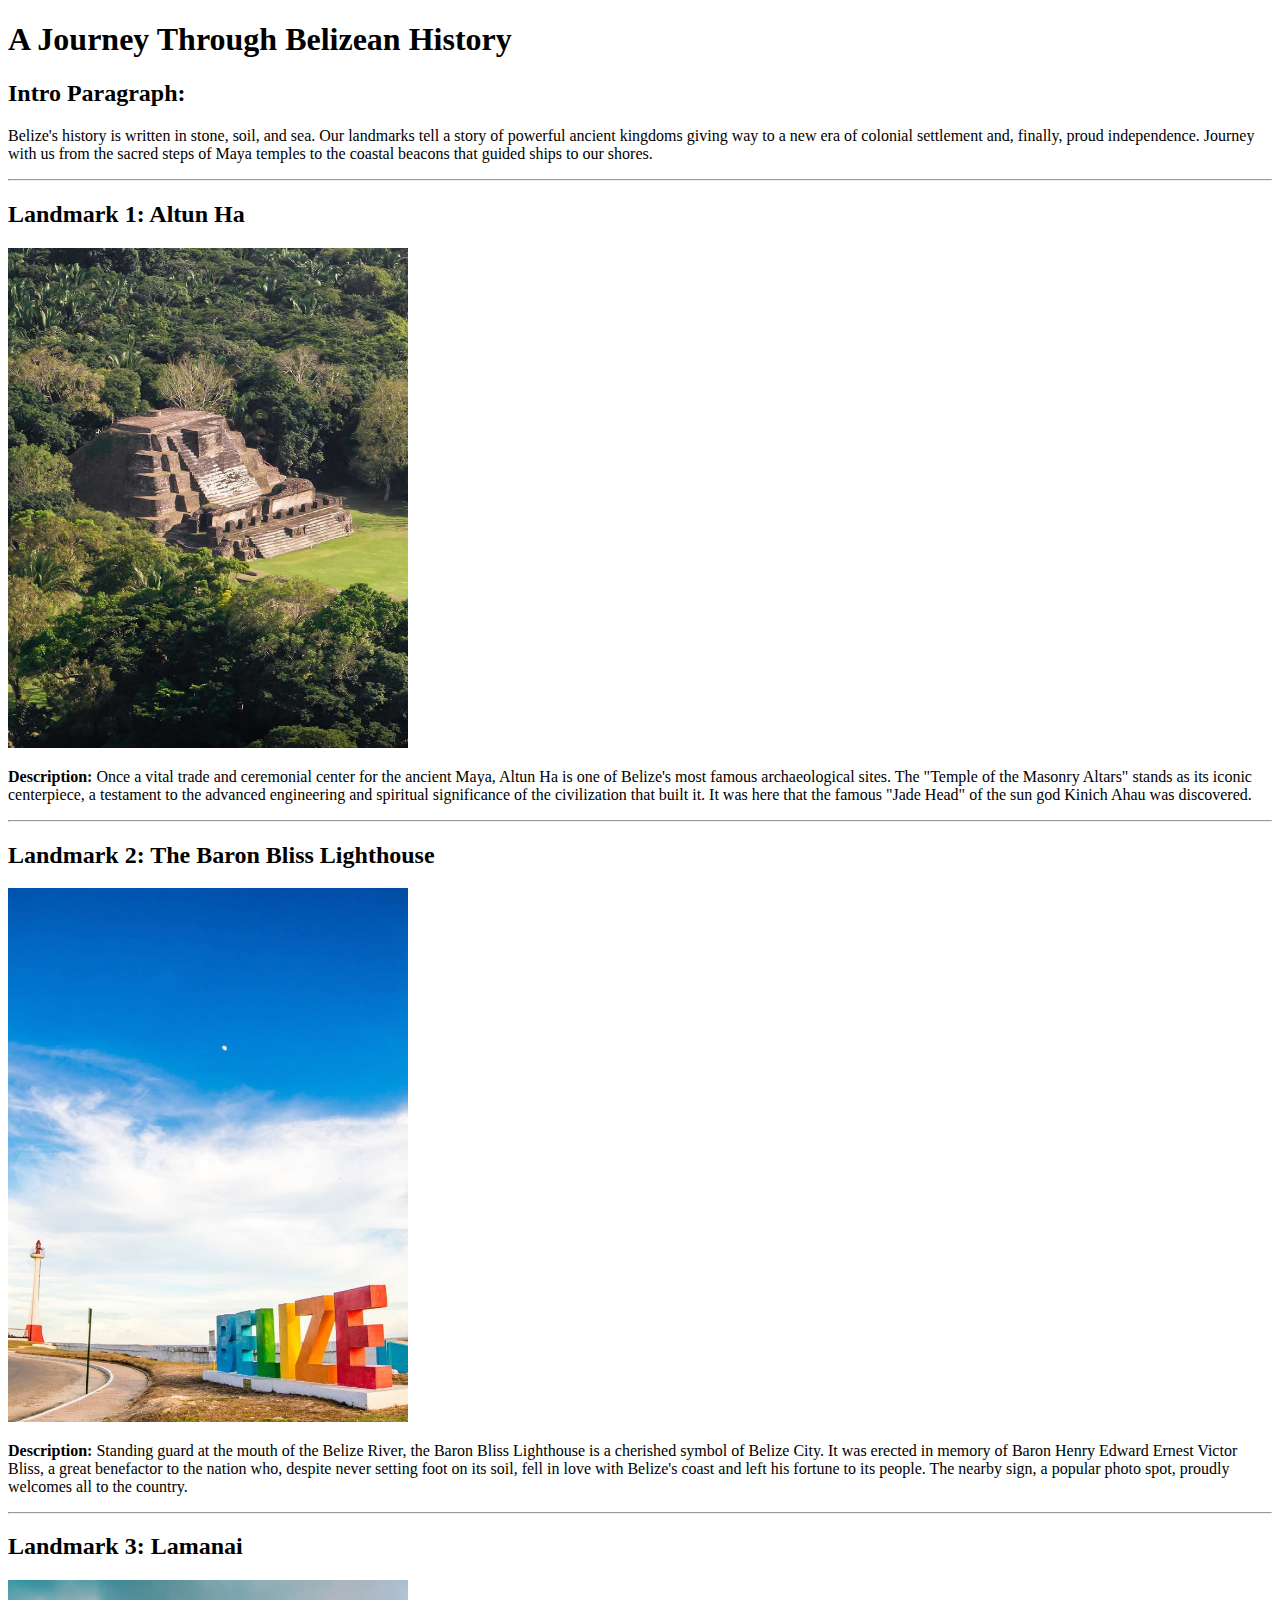
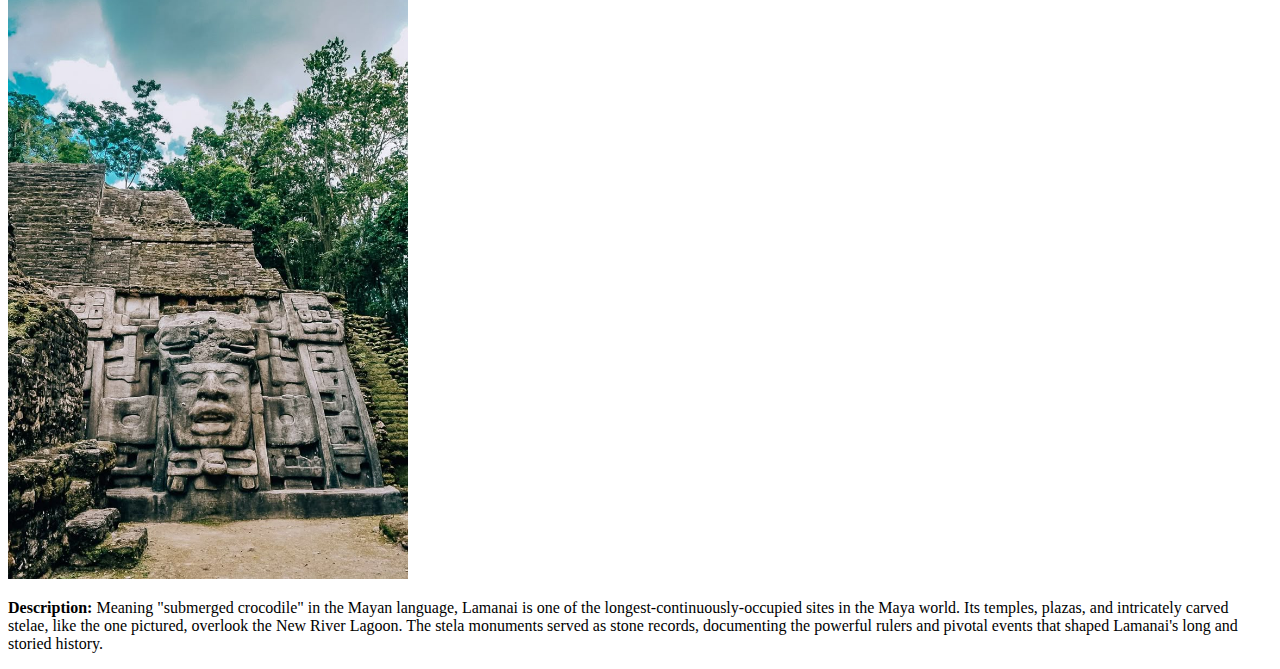
<file: historical-landmarks.html>
<!DOCTYPE html>
<html lang="en">
<head>
    <meta charset="UTF-8">
    <title>Historical Landmarks Content</title>
</head>
<body>
    <h1>A Journey Through Belizean History</h1>

    <h2>Intro Paragraph:</h2>
    <p>
        Belize's history is written in stone, soil, and sea. Our landmarks tell a story of powerful ancient kingdoms giving way to a new era of colonial settlement and, finally, proud independence. Journey with us from the sacred steps of Maya temples to the coastal beacons that guided ships to our shores.
    </p>

    <hr>

    <h2>Landmark 1: Altun Ha</h2>
    <!-- Image: IMG_2190.JPG -->
    <img src="IMG_2190.JPG" alt="Altun Ha maya temple" style="max-width:400px;">
    <p>
        <strong>Description:</strong> Once a vital trade and ceremonial center for the ancient Maya, Altun Ha is one of Belize's most famous archaeological sites. The "Temple of the Masonry Altars" stands as its iconic centerpiece, a testament to the advanced engineering and spiritual significance of the civilization that built it. It was here that the famous "Jade Head" of the sun god Kinich Ahau was discovered.
    </p>

    <hr>

    <h2>Landmark 2: The Baron Bliss Lighthouse</h2>
    <!-- Image: IMG_2191.JPG -->
    <img src="IMG_2191.JPG" alt="The Baron Bliss Lighthouse and Belize sign" style="max-width:400px;">
    <p>
        <strong>Description:</strong> Standing guard at the mouth of the Belize River, the Baron Bliss Lighthouse is a cherished symbol of Belize City. It was erected in memory of Baron Henry Edward Ernest Victor Bliss, a great benefactor to the nation who, despite never setting foot on its soil, fell in love with Belize's coast and left his fortune to its people. The nearby sign, a popular photo spot, proudly welcomes all to the country.
    </p>

    <hr>

    <h2>Landmark 3: Lamanai</h2>
    <!-- Image: IMG_2192.JPG -->
    <img src="IMG_2192.JPG" alt="Lamanai stela carving" style="max-width:400px;">
    <p>
        <strong>Description:</strong> Meaning "submerged crocodile" in the Mayan language, Lamanai is one of the longest-continuously-occupied sites in the Maya world. Its temples, plazas, and intricately carved stelae, like the one pictured, overlook the New River Lagoon. The stela monuments served as stone records, documenting the powerful rulers and pivotal events that shaped Lamanai's long and storied history.
    </p>
</body>
</html>
</file>
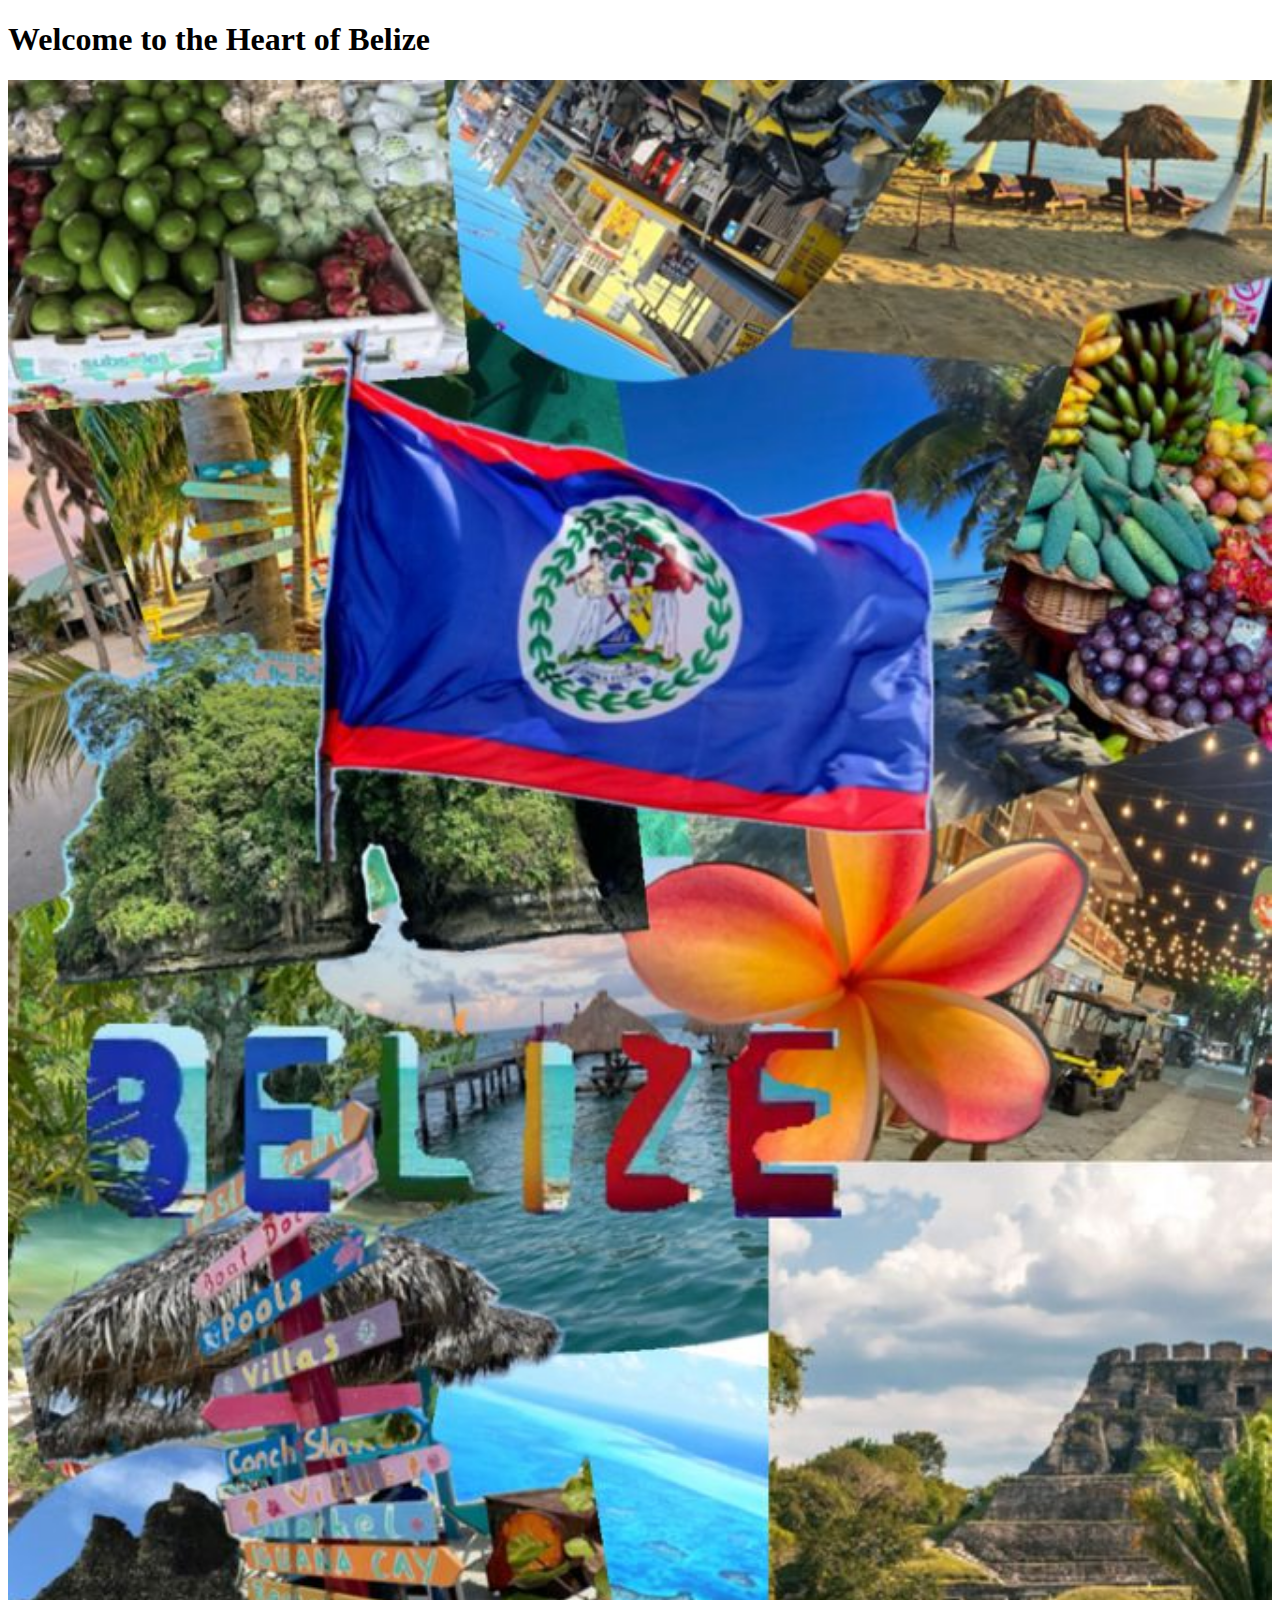
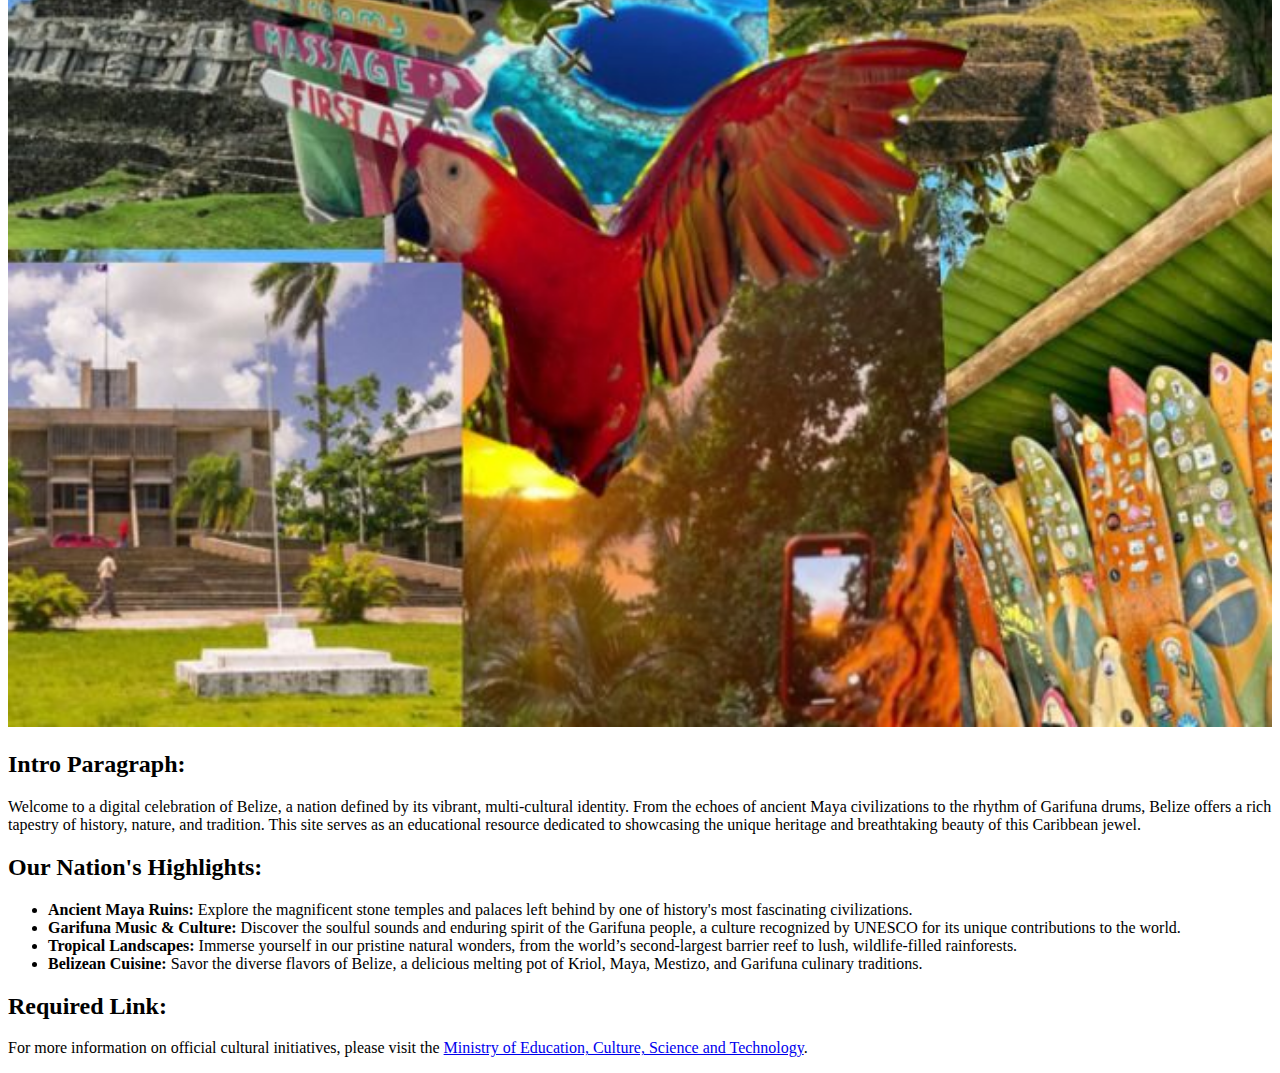
<file: home.html>
<!DOCTYPE html>
<html lang="en">
<head>
    <meta charset="UTF-8">
    <title>Home Page Content</title>
</head>
<body>
    <h1>Welcome to the Heart of Belize</h1>
    
    <!-- Use IMG_2195.JPG as the hero banner image in Google Sites -->
    <img src="IMG_2195.JPG" alt="Colorful Belize collage hero banner" style="width:100%; height:auto;">

    <h2>Intro Paragraph:</h2>
    <p>
        Welcome to a digital celebration of Belize, a nation defined by its vibrant, multi-cultural identity. From the echoes of ancient Maya civilizations to the rhythm of Garifuna drums, Belize offers a rich tapestry of history, nature, and tradition. This site serves as an educational resource dedicated to showcasing the unique heritage and breathtaking beauty of this Caribbean jewel.
    </p>

    <h2>Our Nation's Highlights:</h2>
    <ul>
        <li><strong>Ancient Maya Ruins:</strong> Explore the magnificent stone temples and palaces left behind by one of history's most fascinating civilizations.</li>
        <li><strong>Garifuna Music & Culture:</strong> Discover the soulful sounds and enduring spirit of the Garifuna people, a culture recognized by UNESCO for its unique contributions to the world.</li>
        <li><strong>Tropical Landscapes:</strong> Immerse yourself in our pristine natural wonders, from the world’s second-largest barrier reef to lush, wildlife-filled rainforests.</li>
        <li><strong>Belizean Cuisine:</strong> Savor the diverse flavors of Belize, a delicious melting pot of Kriol, Maya, Mestizo, and Garifuna culinary traditions.</li>
    </ul>

    <h2>Required Link:</h2>
    <p>
        For more information on official cultural initiatives, please visit the <a href="https://www.moecst.gov.bz/" target="_blank">Ministry of Education, Culture, Science and Technology</a>.
    </p>
</body>
</html>
</file>
<file: styles.css>
:root {
            --ocean: #0a6e8a;
            --ocean-deep: #064e63;
            --jungle: #2d7a3a;
            --jungle-light: #4caf64;
            --sand: #f5e6c8;
            --sunset: #e87c3e;
            --gold: #f0b429;
            --white: #fdfcf8;
            --dark: #1a1a2e;
            --text: #2c3e50;
            --muted: #6b7a8d;
        }
        *, *::before, *::after { box-sizing: border-box; margin: 0; padding: 0; }
        body {
            font-family: 'Nunito', sans-serif;
            background-color: var(--white);
            color: var(--text);
            overflow-x: hidden;
        }
        header {
            position: fixed;
            top: 0; left: 0; right: 0;
            z-index: 100;
            padding: 1rem 2rem;
            display: flex;
            justify-content: space-between;
            align-items: center;
            background: rgba(6, 78, 99, 0.92);
            backdrop-filter: blur(12px);
            border-bottom: 1px solid rgba(255,255,255,0.1);
            animation: slideDown 0.6s ease both;
        }
        @keyframes slideDown {
            from { transform: translateY(-100%); opacity: 0; }
            to   { transform: translateY(0);     opacity: 1; }
        }
        .logo {
            font-family: 'Playfair Display', serif;
            font-size: 1.5rem;
            color: var(--gold);
            letter-spacing: 0.03em;
        }
        nav ul { list-style: none; display: flex; gap: 0.25rem; }
        nav a {
            color: rgba(255,255,255,0.85);
            text-decoration: none;
            font-weight: 600;
            font-size: 0.875rem;
            letter-spacing: 0.05em;
            text-transform: uppercase;
            padding: 0.4rem 0.9rem;
            border-radius: 100px;
            transition: background 0.25s, color 0.25s;
        }
        nav a:hover { background: rgba(255,255,255,0.15); color: #fff; }
        nav a.active { background: var(--gold); color: var(--ocean-deep); }
        .hero {
            position: relative;
            min-height: 100vh;
            display: flex;
            align-items: center;
            justify-content: center;
            overflow: hidden;
            background: linear-gradient(135deg, var(--ocean-deep) 0%, var(--ocean) 40%, var(--jungle) 100%);
        }
        .hero::before, .hero::after {
            content: '';
            position: absolute;
            border-radius: 50%;
            filter: blur(80px);
            opacity: 0.35;
            animation: float 8s ease-in-out infinite alternate;
        }
        .hero::before {
            width: 600px; height: 600px;
            background: var(--jungle-light);
            top: -150px; left: -100px;
        }
        .hero::after {
            width: 500px; height: 500px;
            background: var(--sunset);
            bottom: -100px; right: -80px;
            animation-delay: -3s;
        }
        @keyframes float {
            from { transform: translate(0, 0) scale(1); }
            to   { transform: translate(40px, 30px) scale(1.1); }
        }
        .hero-wave {
            position: absolute;
            bottom: 0; left: 0; right: 0;
            height: 80px;
            overflow: hidden;
        }
        .hero-wave svg { width: 100%; height: 100%; display: block; }
        .hero-content {
            position: relative;
            z-index: 2;
            text-align: center;
            padding: 2rem 1.5rem;
            max-width: 760px;
        }
        .hero-eyebrow {
            display: inline-block;
            font-size: 0.8rem;
            font-weight: 600;
            letter-spacing: 0.2em;
            text-transform: uppercase;
            color: var(--gold);
            border: 1px solid rgba(240,180,41,0.4);
            padding: 0.3rem 1rem;
            border-radius: 100px;
            margin-bottom: 1.25rem;
            animation: fadeUp 0.7s 0.3s ease both;
        }
        .hero-title {
            font-family: 'Playfair Display', serif;
            font-size: clamp(2.5rem, 6vw, 4.5rem);
            color: #fff;
            line-height: 1.15;
            margin-bottom: 1.25rem;
            animation: fadeUp 0.7s 0.5s ease both;
        }
        .hero-title em {
            font-style: italic;
            color: var(--gold);
        }
        .hero-sub {
            font-size: 1.1rem;
            color: rgba(255,255,255,0.8);
            font-weight: 300;
            line-height: 1.7;
            margin-bottom: 2rem;
            animation: fadeUp 0.7s 0.7s ease both;
        }
        .hero-cta {
            display: inline-flex;
            gap: 1rem;
            flex-wrap: wrap;
            justify-content: center;
            animation: fadeUp 0.7s 0.9s ease both;
        }
        .btn {
            padding: 0.75rem 2rem;
            border-radius: 100px;
            font-weight: 600;
            font-size: 0.95rem;
            text-decoration: none;
            transition: transform 0.2s, box-shadow 0.2s;
            cursor: pointer;
        }
        .btn:hover { transform: translateY(-3px); box-shadow: 0 10px 30px rgba(0,0,0,0.25); }
        .btn-primary { background: var(--gold); color: var(--ocean-deep); }
        .btn-outline { background: transparent; color: #fff; border: 2px solid rgba(255,255,255,0.5); }
        .btn-outline:hover { border-color: #fff; }
        .hero-img-wrapper {
            position: absolute;
            inset: 0;
            z-index: 1;
        }
        .hero-img-wrapper img {
            width: 100%; height: 100%;
            object-fit: cover;
            opacity: 0.18;
        }
        @keyframes fadeUp {
            from { opacity: 0; transform: translateY(28px); }
            to   { opacity: 1; transform: translateY(0); }
        }
        main { padding-bottom: 5rem; }
        .container {
            width: min(1100px, 92%);
            margin: 0 auto;
        }
        .intro-strip {
            background: var(--ocean-deep);
            color: #fff;
            padding: 2.5rem 0;
            text-align: center;
        }
        .intro-strip p {
            font-size: 1.15rem;
            font-weight: 300;
            color: rgba(255,255,255,0.85);
            max-width: 780px;
            margin: 0 auto;
            line-height: 1.8;
        }
        .section-header {
            text-align: center;
            margin-bottom: 3rem;
        }
        .section-header .label {
            font-size: 0.75rem;
            letter-spacing: 0.18em;
            text-transform: uppercase;
            color: var(--ocean);
            font-weight: 700;
            display: block;
            margin-bottom: 0.5rem;
        }
        .section-header h2 {
            font-family: 'Playfair Display', serif;
            font-size: clamp(1.8rem, 4vw, 2.6rem);
            color: var(--ocean-deep);
            line-height: 1.2;
        }
        .section-header .divider {
            width: 60px; height: 4px;
            background: linear-gradient(90deg, var(--ocean), var(--jungle-light));
            border-radius: 2px;
            margin: 1rem auto 0;
        }
        .highlights { padding: 5rem 0; }
        .grid-4 {
            display: grid;
            grid-template-columns: repeat(auto-fit, minmax(230px, 1fr));
            gap: 1.5rem;
        }
        .highlight-card {
            background: #fff;
            border-radius: 16px;
            padding: 2rem 1.5rem;
            border: 1px solid #e8eef3;
            box-shadow: 0 4px 20px rgba(0,0,0,0.06);
            text-align: center;
            transition: transform 0.3s ease, box-shadow 0.3s ease;
            opacity: 0;
            transform: translateY(30px);
        }
        .highlight-card.visible {
            animation: fadeUp 0.6s ease forwards;
        }
        .highlight-card:nth-child(2) { animation-delay: 0.1s; }
        .highlight-card:nth-child(3) { animation-delay: 0.2s; }
        .highlight-card:nth-child(4) { animation-delay: 0.3s; }
        .highlight-card:hover {
            transform: translateY(-8px);
            box-shadow: 0 16px 40px rgba(0,0,0,0.12);
        }
        .card-icon {
            width: 64px; height: 64px;
            border-radius: 50%;
            display: flex;
            align-items: center;
            justify-content: center;
            font-size: 1.75rem;
            margin: 0 auto 1.25rem;
        }
        .icon-1 { background: rgba(10,110,138,0.12); }
        .icon-2 { background: rgba(232,124,62,0.12); }
        .icon-3 { background: rgba(45,122,58,0.12); }
        .icon-4 { background: rgba(240,180,41,0.15); }
        .highlight-card h3 {
            font-family: 'Playfair Display', serif;
            font-size: 1.2rem;
            color: var(--ocean-deep);
            margin-bottom: 0.75rem;
        }
        .highlight-card p {
            font-size: 0.9rem;
            color: var(--muted);
            line-height: 1.7;
        }
        .card-tag {
            display: inline-block;
            margin-top: 1rem;
            font-size: 0.72rem;
            font-weight: 700;
            letter-spacing: 0.1em;
            text-transform: uppercase;
            padding: 0.25rem 0.75rem;
            border-radius: 100px;
        }
        .tag-1 { background: rgba(10,110,138,0.1); color: var(--ocean); }
        .tag-2 { background: rgba(232,124,62,0.1); color: var(--sunset); }
        .tag-3 { background: rgba(45,122,58,0.12); color: var(--jungle); }
        .tag-4 { background: rgba(240,180,41,0.15); color: #b07d00; }
        .quote-banner {
            background: linear-gradient(135deg, var(--jungle) 0%, var(--ocean) 100%);
            padding: 5rem 0;
            text-align: center;
            position: relative;
            overflow: hidden;
        }
        .quote-banner::before {
            content: '"';
            position: absolute;
            top: -1rem; left: 50%;
            transform: translateX(-50%);
            font-family: 'Playfair Display', serif;
            font-size: 20rem;
            color: rgba(255,255,255,0.05);
            line-height: 1;
            pointer-events: none;
        }
        .quote-banner blockquote {
            position: relative;
            z-index: 1;
            font-.project-card h3 {
            margin: 0 0 0.5rem;
            font-size: 1.25rem;
        }
        .project-card p {
            margin: 0.5rem 0;
        }
        .project-link {
            display: inline-block;
            margin-top: 1rem;
            padding: 0.85rem 1.7rem;
            background: linear-gradient(90deg, #4f46e5 60%, #6366f1 100%);
            color: #fff;
            text-decoration: none;
            font-weight: bold;
            border-radius: 10px;
            font-size: 1.1rem;
            box-shadow: 0 2px 8px rgba(79,70,229,0.10);
            transition: background 0.3s, box-shadow 0.3s;
        }
        .project-link:hover {
            background: linear-gradient(90deg, #3730a3 60%, #6366f1 100%);
            box-shadow: 0 4px 16px rgba(79,70,229,0.18);
        }
        ol {
            padding-left: 20px;
        }
        ol li {
            margin-bottom: 0.5rem;
            font-size: 1.1rem;
        }
        table {
            width: 100%;
            border-collapse: collapse;
            font-size: 1rem;
        }
        th, td {
            padding: 1rem;
            text-align: left;
            border-bottom: 1px solid var(--border-color);
        }
        th {
            background-color: #f3f4f6;
            font-weight: bold;
            color: var(--primary-indigo-dark);
        }
        .contact-me {
            text-align: center;
            background: linear-gradient(90deg, #e0e7ff 60%, #f9fafb 100%);
            border: 1.5px solid #c7d2fe;
            border-radius: 14px;
            box-shadow: 0 2px 12px rgba(79,70,229,0.08);
        }
        .contact-me a {
            color: var(--primary-indigo);
            font-weight: bold;
            font-size: 1.2rem;
            text-decoration: none;
            padding: 0.5rem 1.2rem;
            border-radius: 8px;
            background: #e0e7ff;
            transition: background 0.2s;
        }
        .contact-me a:hover {
            text-decoration: underline;
            background: #c7d2fe;
        }
        footer {
            text-align: center;
            padding: 2rem 0;
            color: var(--text-muted);
            border-top: 1px solid var(--border-color);
            margin-top: 2rem;
        }family: 'Playfair Display', serif;
            font-style: italic;
            font-size: clamp(1.4rem, 3vw, 2rem);
            color: #fff;
            max-width: 700px;
            margin: 0 auto 1.5rem;
            line-height: 1.5;
        }
        .quote-banner cite {
            font-style: normal;
            font-size: 0.85rem;
            letter-spacing: 0.15em;
            text-transform: uppercase;
            color: var(--gold);
        }
        .about { padding: 5rem 0; }
        .about-grid {
            display: grid;
            grid-template-columns: 1fr 1fr;
            gap: 4rem;
            align-items: center;
        }
        .about-text h2 {
            font-family: 'Playfair Display', serif;
            font-size: 2rem;
            color: var(--ocean-deep);
            margin-bottom: 1rem;
        }
        .about-text p {
            color: var(--muted);
            line-height: 1.85;
            margin-bottom: 1rem;
        }
        .about-text a {
            color: var(--ocean);
            font-weight: 600;
            text-decoration: none;
            border-bottom: 2px solid rgba(10,110,138,0.25);
            transition: border-color 0.2s;
        }
        .about-text a:hover { border-color: var(--ocean); }
        .stats-grid {
            display: grid;
            grid-template-columns: 1fr 1fr;
            gap: 1.25rem;
        }
        .stat-card {
            background: var(--white);
            border: 1px solid #dde6ed;
            border-radius: 14px;
            padding: 1.5rem;
            text-align: center;
            box-shadow: 0 2px 12px rgba(0,0,0,0.05);
            transition: transform 0.25s;
        }
        .stat-card:hover { transform: translateY(-4px); }
        .stat-number {
            font-family: 'Playfair Display', serif;
            font-size: 2.4rem;
            color: var(--ocean);
            line-height: 1;
            margin-bottom: 0.4rem;
        }
        .stat-label {
            font-size: 0.8rem;
            text-transform: uppercase;
            letter-spacing: 0.1em;
            color: var(--muted);
            font-weight: 600;
        }
        footer {
            background: var(--dark);
            color: rgba(255,255,255,0.6);
            text-align: center;
            padding: 2.5rem 1rem;
            font-size: 0.875rem;
        }
        footer a { color: var(--gold); text-decoration: none; }
        @media (max-width: 768px) {
            header { padding: 0.75rem 1rem; }
            .logo { font-size: 1.2rem; }
            nav a { font-size: 0.75rem; padding: 0.3rem 0.6rem; }
            .about-grid { grid-template-columns: 1fr; gap: 2.5rem; }
            .stats-grid { grid-template-columns: 1fr 1fr; }
        }
        @media (max-width: 480px) {
            .stats-grid { grid-template-columns: 1fr; }
            nav ul { gap: 0; }
        }
        .landmark-card {
            display: grid;
            grid-template-columns: 1fr 2fr;
            gap: 2rem;
            align-items: center;
            margin-bottom: 3rem;
            background: #fff;
            border-radius: 16px;
            padding: 2rem;
            border: 1px solid #e8eef3;
            box-shadow: 0 4px 20px rgba(0,0,0,0.06);
        }
        .landmark-card img {
            width: 100%;
            height: auto;
            border-radius: 12px;
        }
        .landmark-card h3 {
            font-family: 'Playfair Display', serif;
            font-size: 1.5rem;
            color: var(--ocean-deep);
            margin-bottom: 1rem;
        }
        .landmark-card p {
            color: var(--muted);
            line-height: 1.7;
        }
        @media (max-width: 768px) {
            .landmark-card {
                grid-template-columns: 1fr;
            }
        }
</file>
